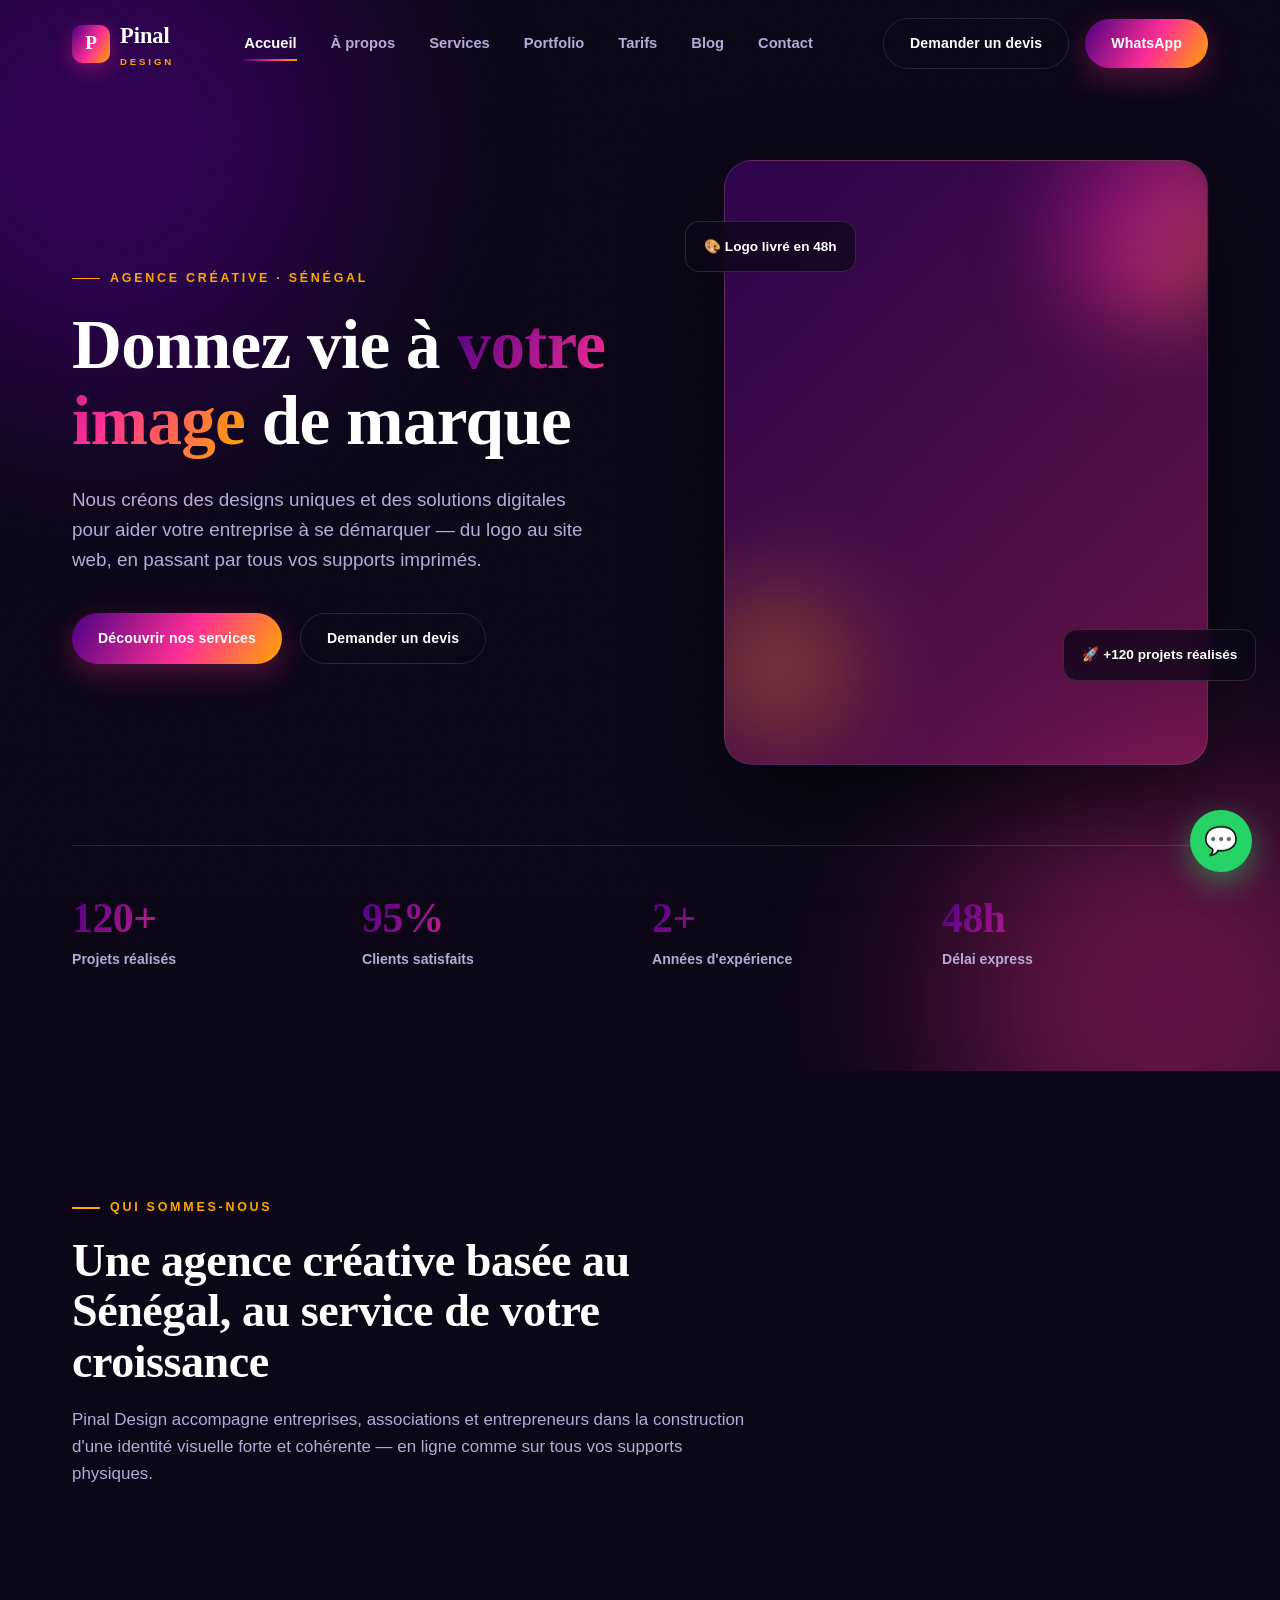
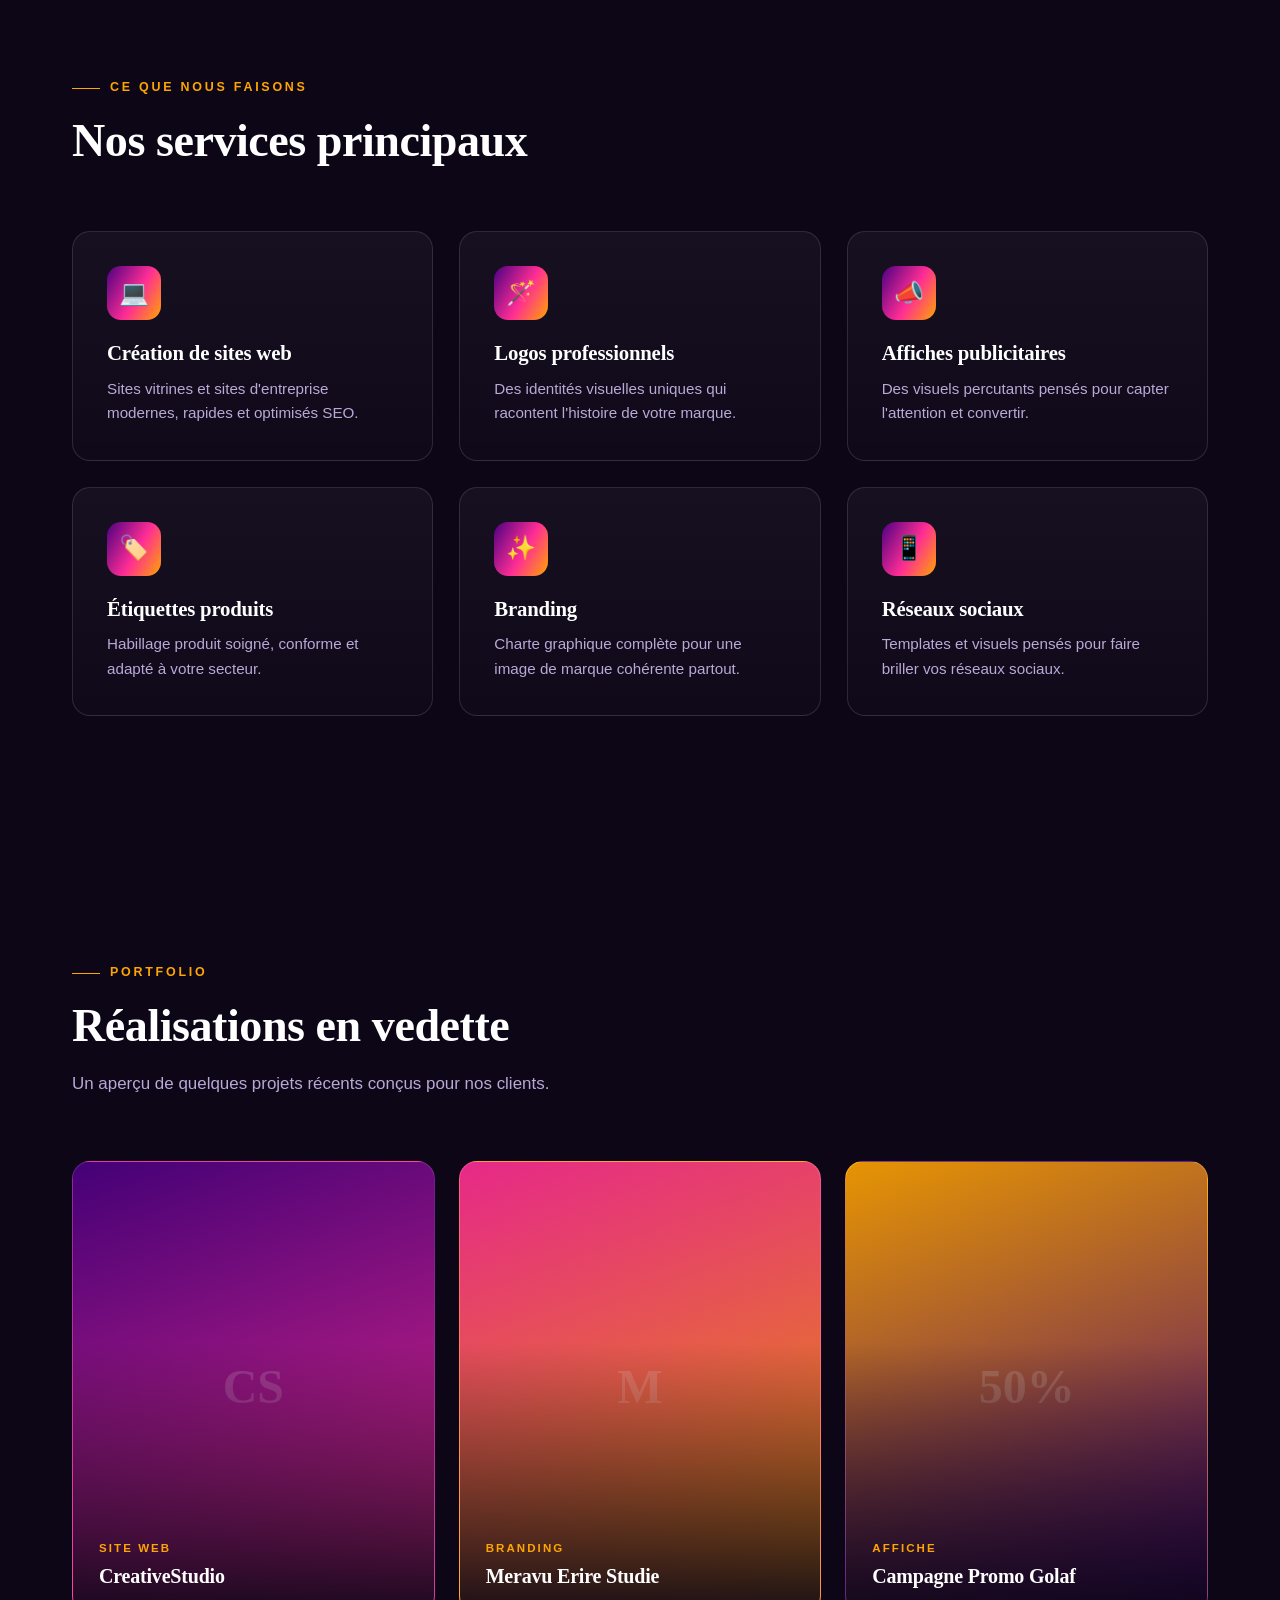
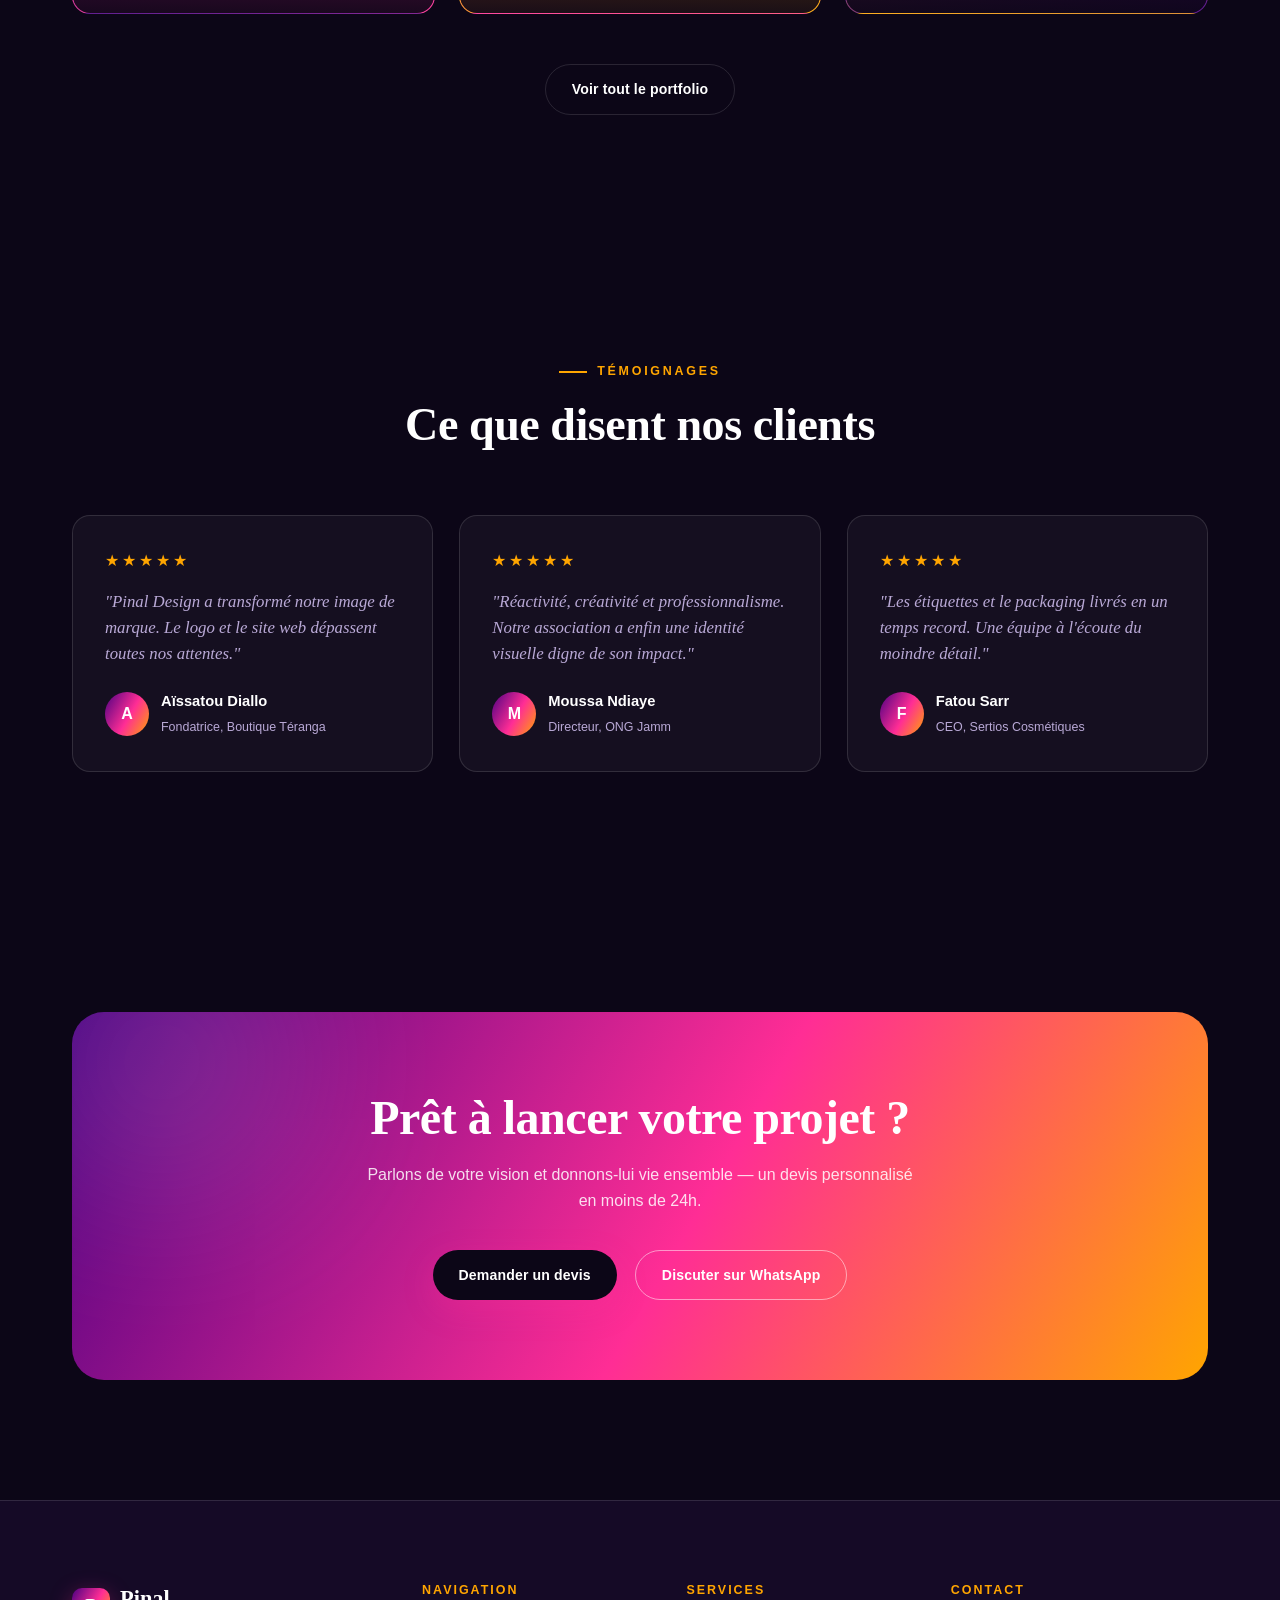
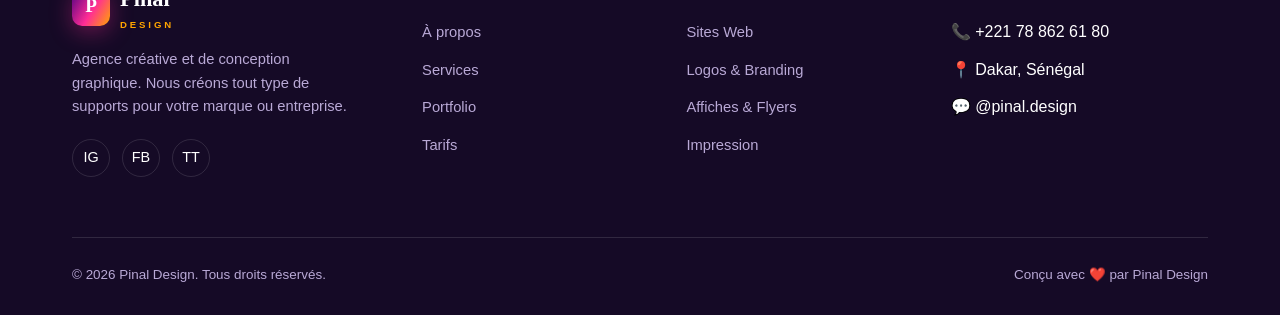
<file: index.html>
<!DOCTYPE html>
<html lang="fr">
<head>
<meta charset="UTF-8">
<meta name="viewport" content="width=device-width, initial-scale=1.0">
<title>Pinal Design — Agence Créative & Conception Graphique au Sénégal</title>
<meta name="description" content="Pinal Design est une agence créative sénégalaise spécialisée en branding, logos, sites web, affiches et supports imprimés. Donnez vie à votre image de marque.">
<link rel="icon" href="data:image/svg+xml,<svg xmlns=%22http://www.w3.org/2000/svg%22 viewBox=%220 0 100 100%22><text y=%22.9em%22 font-size=%2290%22>🎨</text></svg>">
  <style>
:root{
  --violet: #4B0082;
  --violet-deep: #2c0050;
  --violet-bright: #7c1fd1;
  --pink: #FF2D95;
  --orange: #FFA500;
  --white: #FFFFFF;
  --ink: #0c0617;
  --ink-soft: #150a26;
  --paper: #f8f3ee;
  --muted: #b9a9d6;
  --line: rgba(255,255,255,0.12);

  --grad-main: linear-gradient(120deg, var(--violet) 0%, var(--pink) 55%, var(--orange) 100%);
  --grad-soft: linear-gradient(135deg, rgba(75,0,130,0.5), rgba(255,45,149,0.35));

  --font-display: 'Fraunces', serif;
  --font-body: 'Manrope', sans-serif;

  --container: 1200px;
  --radius: 18px;
}

*,*::before,*::after{ box-sizing:border-box; margin:0; padding:0; }

html{ scroll-behavior:smooth; }

body{
  background: var(--ink);
  color: var(--white);
  font-family: var(--font-body);
  font-weight:400;
  line-height:1.6;
  overflow-x:hidden;
  position:relative;
}

/* grain texture overlay */
body::before{
  content:"";
  position:fixed;
  inset:0;
  pointer-events:none;
  z-index:2;
  opacity:0.045;
  background-image:url("data:image/svg+xml,%3Csvg xmlns='http://www.w3.org/2000/svg' width='160' height='160'%3E%3Cfilter id='n'%3E%3CfeTurbulence type='fractalNoise' baseFrequency='0.9' numOctaves='2' stitchTiles='stitch'/%3E%3C/filter%3E%3Crect width='100%25' height='100%25' filter='url(%23n)'/%3E%3C/svg%3E");
  mix-blend-mode:overlay;
}

img{ max-width:100%; display:block; }
a{ color:inherit; text-decoration:none; }
ul{ list-style:none; }
button{ font-family:inherit; cursor:pointer; border:none; background:none; color:inherit; }
 .container{
  max-width: var(--container);
  margin:0 auto;
  padding: 0 32px;
}

h1,h2,h3,h4{
  font-family: var(--font-display);
  font-weight:600;
  letter-spacing:-0.01em;
  line-height:1.1;
}

.eyebrow{
  display:inline-flex;
  align-items:center;
  gap:10px;
  font-size:0.78rem;
  letter-spacing:0.22em;
  text-transform:uppercase;
  color: var(--orange);
  font-weight:700;
  margin-bottom:18px;
}
.eyebrow::before{
  content:"";
  width:28px; height:1.5px;
  background: var(--orange);
}

/* ============ BACKDROP BLOBS ============ */
.blob{
  position:absolute;
  border-radius:50%;
  filter: blur(90px);
  opacity:0.55;
  pointer-events:none;
  z-index:0;
}

/* ============ NAVBAR ============ */
.navbar{
  position:fixed;
  top:0; left:0; right:0;
  z-index:100;
  padding:18px 0;
  transition: all .35s ease;
  background: rgba(12,6,23,0.0);
  border-bottom: 1px solid transparent;
}
.navbar.scrolled{
  background: rgba(12,6,23,0.82);
  backdrop-filter: blur(16px) saturate(140%);
  border-bottom: 1px solid var(--line);
  padding:12px 0;
}
.nav-inner{
  display:flex;
  align-items:center;
  justify-content:space-between;
  gap:24px;
}
.brand{
  display:flex;
  align-items:center;
  gap:10px;
  font-family: var(--font-display);
  font-weight:700;
  font-size:1.4rem;
}
.brand .mark{
  width:38px; height:38px;
  border-radius:10px;
  background: var(--grad-main);
  display:flex; align-items:center; justify-content:center;
  font-family: var(--font-display);
  font-weight:900;
  font-size:1.2rem;
  box-shadow: 0 6px 22px rgba(255,45,149,0.35);
}
.brand .sub{
  font-family: var(--font-body);
  font-size:0.6rem;
  letter-spacing:0.3em;
  color: var(--orange);
  display:block;
  font-weight:700;
}

.nav-links{
  display:flex;
  align-items:center;
  gap:34px;
  font-size:0.92rem;
  font-weight:600;
}
.nav-links a{
  position:relative;
  padding:6px 0;
  color: var(--muted);
  transition: color .25s ease;
}
.nav-links a:hover, .nav-links a.active{ color: var(--white); }
.nav-links a::after{
  content:"";
  position:absolute; left:0; bottom:0;
  width:0; height:2px;
  background: var(--grad-main);
  transition: width .3s ease;
}
.nav-links a:hover::after, .nav-links a.active::after{ width:100%; }

.nav-cta{
  display:flex; align-items:center; gap:16px;
}
.btn{
  display:inline-flex;
  align-items:center;
  justify-content:center;
  gap:8px;
  padding:13px 26px;
  border-radius:50px;
  font-weight:700;
  font-size:0.88rem;
  letter-spacing:0.01em;
  transition: transform .25s ease, box-shadow .25s ease, background .25s ease;
  white-space:nowrap;
}
.btn-primary{
  background: var(--grad-main);
  color: var(--white);
  box-shadow: 0 10px 30px rgba(255,45,149,0.28);
}
.btn-primary:hover{ transform: translateY(-3px); box-shadow: 0 16px 36px rgba(255,45,149,0.42); }
.btn-outline{
  border:1.5px solid var(--line);
  color: var(--white);
}
.btn-outline:hover{ border-color: var(--orange); background: rgba(255,165,0,0.08); }
.btn-block{ width:100%; }

.nav-toggle{
  display:none;
  flex-direction:column;
  gap:5px;
  width:30px;
}
.nav-toggle span{
  height:2px; width:100%;
  background: var(--white);
  border-radius:2px;
  transition: all .3s ease;
}

/* ============ MOBILE NAV ============ */
.mobile-menu{
  position:fixed;
  inset:0;
  background: var(--ink-soft);
  z-index:99;
  display:flex;
  flex-direction:column;
  align-items:center;
  justify-content:center;
  gap:30px;
  transform: translateY(-100%);
  transition: transform .4s cubic-bezier(.7,0,.3,1);
}
.mobile-menu.open{ transform: translateY(0); }
.mobile-menu a{
  font-family: var(--font-display);
  font-size:2rem;
  font-weight:600;
}
.mobile-menu .close-btn{
  position:absolute; top:24px; right:32px;
  font-size:2rem;
}

/* ============ HERO ============ */
.hero{
  position:relative;
  min-height:100vh;
  display:flex;
  align-items:center;
  padding: 160px 0 100px;
  overflow:hidden;
}
.hero-grid{
  display:grid;
  grid-template-columns: 1.1fr 0.9fr;
  gap:60px;
  align-items:center;
  position:relative;
  z-index:1;
}
.hero h1{
  font-size: clamp(2.8rem, 5.4vw, 5rem);
  margin-bottom:26px;
}
.hero h1 .grad-text{
  background: var(--grad-main);
  -webkit-background-clip:text;
  background-clip:text;
  color:transparent;
}
.hero p.lead{
  font-size:1.18rem;
  color: var(--muted);
  max-width:520px;
  margin-bottom:38px;
}
.hero-actions{ display:flex; gap:18px; flex-wrap:wrap; }

.hero-visual{
  position:relative;
  display:flex;
  align-items:center;
  justify-content:center;
}
.hero-card{
  position:relative;
  width:100%;
  aspect-ratio: 4/5;
  border-radius:28px;
  background: var(--grad-soft);
  border:1px solid var(--line);
  overflow:hidden;
  box-shadow: 0 40px 90px rgba(0,0,0,0.5);
}
.hero-card .shape{
  position:absolute;
  border-radius:50%;
}
.float-chip{
  position:absolute;
  background: rgba(12,6,23,0.75);
  backdrop-filter: blur(10px);
  border:1px solid var(--line);
  border-radius:14px;
  padding:14px 18px;
  font-size:0.85rem;
  font-weight:700;
  display:flex;
  align-items:center;
  gap:10px;
  animation: floaty 5s ease-in-out infinite;
}
@keyframes floaty{
  0%,100%{ transform:translateY(0); }
  50%{ transform:translateY(-14px); }
}

.stats-bar{
  display:grid;
  grid-template-columns:repeat(4,1fr);
  gap:24px;
  margin-top:80px;
  padding-top:50px;
  border-top:1px solid var(--line);
  position:relative; z-index:1;
}
.stat h3{
  font-size:2.6rem;
  background: var(--grad-main);
  -webkit-background-clip:text; background-clip:text; color:transparent;
  margin-bottom:6px;
}
.stat p{ color:var(--muted); font-size:0.88rem; font-weight:600; }

/* ============ SECTION GENERIC ============ */
section{ position:relative; padding:120px 0; }
.section-head{
  max-width:680px;
  margin-bottom:64px;
}
.section-head.center{ margin-left:auto; margin-right:auto; text-align:center; }
.section-head h2{ font-size: clamp(2rem,3.6vw,3rem); margin-bottom:18px; }
.section-head p{ color:var(--muted); font-size:1.06rem; }

/* ============ CARDS ============ */
.card{
  background: linear-gradient(180deg, rgba(255,255,255,0.045), rgba(255,255,255,0.015));
  border:1px solid var(--line);
  border-radius: var(--radius);
  padding:34px;
  transition: transform .35s ease, border-color .35s ease, background .35s ease;
  position:relative;
  overflow:hidden;
}
.card:hover{
  transform: translateY(-8px);
  border-color: rgba(255,165,0,0.4);
}
.card-icon{
  width:54px; height:54px;
  border-radius:14px;
  display:flex; align-items:center; justify-content:center;
  font-size:1.5rem;
  margin-bottom:22px;
  background: var(--grad-main);
}
.card h3{ font-size:1.3rem; margin-bottom:12px; }
.card p{ color:var(--muted); font-size:0.95rem; }

.services-grid{
  display:grid;
  grid-template-columns:repeat(3,1fr);
  gap:26px;
}

/* ============ PORTFOLIO PREVIEW ============ */
.work-grid{
  display:grid;
  grid-template-columns:repeat(3,1fr);
  gap:24px;
}
.work-item{
  position:relative;
  border-radius:var(--radius);
  overflow:hidden;
  aspect-ratio:4/5;
  border:1px solid var(--line);
}
.work-item .ph{
  position:absolute; inset:0;
  display:flex; align-items:center; justify-content:center;
  font-family:var(--font-display);
  font-size:3rem; font-weight:700;
  color:rgba(255,255,255,0.18);
}
.work-overlay{
  position:absolute; inset:0;
  background: linear-gradient(0deg, rgba(12,6,23,0.94) 0%, rgba(12,6,23,0.1) 60%);
  display:flex; flex-direction:column; justify-content:flex-end;
  padding:26px;
  opacity:1;
  transform:translateY(0);
  transition: transform .4s ease;
}
.work-item:hover .work-overlay{ transform:translateY(0); }
.work-overlay span{
  font-size:0.72rem; letter-spacing:0.18em; text-transform:uppercase;
  color: var(--orange); font-weight:700; margin-bottom:8px;
}
.work-overlay h4{ font-family:var(--font-display); font-size:1.25rem; }

/* ============ TESTIMONIALS ============ */
.testi-grid{
  display:grid;
  grid-template-columns:repeat(3,1fr);
  gap:26px;
}
.testi-card{
  background: rgba(255,255,255,0.04);
  border:1px solid var(--line);
  border-radius:var(--radius);
  padding:32px;
}
.testi-stars{ color:var(--orange); margin-bottom:16px; letter-spacing:3px; }
.testi-card p{ color:var(--muted); font-style:italic; margin-bottom:22px; font-family:var(--font-display); font-size:1.05rem; line-height:1.55;}
.testi-person{ display:flex; align-items:center; gap:12px; }
.testi-avatar{
  width:44px; height:44px; border-radius:50%;
  background: var(--grad-main);
  display:flex; align-items:center; justify-content:center;
  font-weight:700;
}
.testi-person h5{ font-size:0.92rem; }
.testi-person span{ font-size:0.78rem; color:var(--muted); }

/* ============ CTA BAND ============ */
.cta-band{
  border-radius:32px;
  background: var(--grad-main);
  padding:80px 60px;
  text-align:center;
  position:relative;
  overflow:hidden;
}
.cta-band h2{ font-size:clamp(2rem,4vw,3rem); margin-bottom:18px; color:var(--white); }
.cta-band p{ color:rgba(255,255,255,0.85); margin-bottom:36px; max-width:560px; margin-inline:auto; }
.cta-band .btn-primary{ background: var(--ink); }
.cta-band .btn-outline{ border-color: rgba(255,255,255,0.5); }

/* ============ FOOTER ============ */
footer{
  background: var(--ink-soft);
  border-top:1px solid var(--line);
  padding:80px 0 30px;
  position:relative;
  z-index:1;
}
.footer-grid{
  display:grid;
  grid-template-columns: 1.4fr 1fr 1fr 1.2fr;
  gap:50px;
  margin-bottom:60px;
}
.footer-grid p{ color:var(--muted); font-size:0.92rem; margin-top:16px; max-width:280px; }
.footer-grid h5{
  font-size:0.78rem; letter-spacing:0.16em; text-transform:uppercase;
  color: var(--orange); margin-bottom:18px; font-weight:700;
}
.footer-grid ul li{ margin-bottom:12px; }
.footer-grid ul a{ color:var(--muted); font-size:0.92rem; transition:color .2s; }
.footer-grid ul a:hover{ color:var(--white); }
.social-row{ display:flex; gap:12px; margin-top:20px; }
.social-row a{
  width:38px; height:38px; border-radius:50%;
  border:1px solid var(--line);
  display:flex; align-items:center; justify-content:center;
  font-size:0.9rem;
  transition: all .25s;
}
.social-row a:hover{ background: var(--grad-main); border-color:transparent; }
.footer-bottom{
  border-top:1px solid var(--line);
  padding-top:26px;
  display:flex;
  justify-content:space-between;
  align-items:center;
  font-size:0.84rem;
  color:var(--muted);
  flex-wrap:wrap;
  gap:12px;
}

/* ============ WHATSAPP FLOAT ============ */
.wa-float{
  position:fixed;
  bottom:28px; right:28px;
  z-index:200;
  width:62px; height:62px;
  border-radius:50%;
  background:#25D366;
  display:flex; align-items:center; justify-content:center;
  font-size:1.7rem;
  box-shadow:0 10px 30px rgba(37,211,102,0.5);
  animation: pulse-wa 2.4s ease-in-out infinite;
}
@keyframes pulse-wa{
  0%,100%{ box-shadow:0 10px 30px rgba(37,211,102,0.5); }
  50%{ box-shadow:0 10px 30px rgba(37,211,102,0.85), 0 0 0 10px rgba(37,211,102,0.08); }
}

/* ============ PAGE HEADER (inner pages) ============ */
.page-header{
  position:relative;
  padding:170px 0 90px;
  overflow:hidden;
}
.page-header h1{ font-size:clamp(2.4rem,5vw,4rem); margin-bottom:18px; }
.breadcrumb{ color:var(--muted); font-size:0.9rem; font-weight:600; }
.breadcrumb span{ color:var(--orange); }

/* ============ REVEAL ANIM ============ */
.reveal{ opacity:0; transform: translateY(34px); transition: opacity .8s ease, transform .8s ease; }
.reveal.in{ opacity:1; transform:translateY(0); }

/* ============ FORM ============ */
.form-grid{
  display:grid;
  grid-template-columns:1fr 1fr;
  gap:20px;
}
.field{ display:flex; flex-direction:column; gap:8px; }
.field.full{ grid-column: 1/-1; }
.field label{ font-size:0.84rem; font-weight:700; color:var(--muted); }
.field input, .field select, .field textarea{
  background: rgba(255,255,255,0.04);
  border:1px solid var(--line);
  border-radius:12px;
  padding:14px 16px;
  color:var(--white);
  font-family:inherit;
  font-size:0.95rem;
  transition: border-color .25s;
}
.field input:focus, .field select:focus, .field textarea:focus{
  outline:none; border-color: var(--orange);
}
.field textarea{ resize:vertical; min-height:120px; }

/* ============ MISC UTILS ============ */
.grad-divider{ height:2px; background:var(--grad-main); border:none; border-radius:2px; }
.tag-pill{
  display:inline-block;
  padding:8px 18px;
  border-radius:50px;
  font-size:0.78rem;
  font-weight:700;
  border:1px solid var(--line);
  background: rgba(255,255,255,0.04);
  transition: all .25s;
}
.tag-pill.active, .tag-pill:hover{
  background: var(--grad-main);
  border-color:transparent;
}

/* ============ RESPONSIVE ============ */
@media (max-width: 980px){
  .nav-links, .nav-cta .btn-outline{ display:none; }
  .nav-toggle{ display:flex; }
  .hero-grid{ grid-template-columns:1fr; }
  .hero-visual{ order:-1; max-width:340px; margin:0 auto; }
  .stats-bar{ grid-template-columns:repeat(2,1fr); }
  .services-grid, .work-grid, .testi-grid{ grid-template-columns:repeat(2,1fr); }
  .footer-grid{ grid-template-columns:1fr 1fr; }
  .form-grid{ grid-template-columns:1fr; }
}
@media (max-width: 620px){
  .container{ padding:0 20px; }
  .services-grid, .work-grid, .testi-grid{ grid-template-columns:1fr; }
  .footer-grid{ grid-template-columns:1fr; }
  .stats-bar{ grid-template-columns:repeat(2,1fr); gap:30px 16px; }
  .cta-band{ padding:50px 26px; }
}
  </style>
<body>

<!-- NAVBAR -->
<header class="navbar">
  <div class="container nav-inner">
    <a href="index.html" class="brand">
      <span class="mark">P</span>
      <span>Pinal<span class="sub">DESIGN</span></span>
    </a>
    <nav class="nav-links">
      <a href="index.html" class="active">Accueil</a>
      <a href="about.html">À propos</a>
      <a href="services.html">Services</a>
      <a href="portfolio.html">Portfolio</a>
      <a href="pricing.html">Tarifs</a>
      <a href="blog.html">Blog</a>
      <a href="contact.html">Contact</a>
    </nav>
    <div class="nav-cta">
      <a href="contact.html" class="btn btn-outline">Demander un devis</a>
      <a href="https://wa.me/221788626180" class="btn btn-primary">WhatsApp</a>
    </div>
    <button class="nav-toggle" aria-label="Menu"><span></span><span></span><span></span></button>
  </div>
</header>

<div class="mobile-menu">
  <button class="close-btn">✕</button>
  <a href="index.html">Accueil</a>
  <a href="about.html">À propos</a>
  <a href="services.html">Services</a>
  <a href="portfolio.html">Portfolio</a>
  <a href="pricing.html">Tarifs</a>
  <a href="blog.html">Blog</a>
  <a href="contact.html">Contact</a>
</div>

<!-- HERO -->
<section class="hero">
  <div class="blob" style="width:520px;height:520px;background:var(--violet);top:-120px;left:-160px;"></div>
  <div class="blob" style="width:460px;height:460px;background:var(--pink);bottom:-160px;right:-120px;opacity:0.35;"></div>
  <div class="container">
    <div class="hero-grid">
      <div class="reveal in">
        <div class="eyebrow">Agence créative · Sénégal</div>
        <h1>Donnez vie à <span class="grad-text">votre image</span> de marque</h1>
        <p class="lead">Nous créons des designs uniques et des solutions digitales pour aider votre entreprise à se démarquer — du logo au site web, en passant par tous vos supports imprimés.</p>
        <div class="hero-actions">
          <a href="services.html" class="btn btn-primary">Découvrir nos services</a>
          <a href="contact.html" class="btn btn-outline">Demander un devis</a>
        </div>
      </div>
      <div class="hero-visual reveal in">
        <div class="hero-card">
          <div class="shape" style="width:200px;height:200px;background:var(--grad-main);top:-40px;right:-40px;opacity:0.5;filter:blur(40px);"></div>
          <div class="shape" style="width:160px;height:160px;background:var(--orange);bottom:20px;left:-30px;opacity:0.3;filter:blur(50px);"></div>
        </div>
        <div class="float-chip" style="top:10%; left:-8%;">🎨 Logo livré en 48h</div>
        <div class="float-chip" style="bottom:14%; right:-10%; animation-delay:1.2s;">🚀 +120 projets réalisés</div>
      </div>
    </div>

    <div class="stats-bar">
      <div class="stat reveal"><h3>120+</h3><p>Projets réalisés</p></div>
      <div class="stat reveal"><h3>95%</h3><p>Clients satisfaits</p></div>
      <div class="stat reveal"><h3>2+</h3><p>Années d'expérience</p></div>
      <div class="stat reveal"><h3>48h</h3><p>Délai express</p></div>
    </div>
  </div>
</section>

<!-- PRESENTATION RAPIDE -->
<section>
  <div class="container">
    <div class="section-head reveal">
      <div class="eyebrow">Qui sommes-nous</div>
      <h2>Une agence créative basée au Sénégal, au service de votre croissance</h2>
      <p>Pinal Design accompagne entreprises, associations et entrepreneurs dans la construction d'une identité visuelle forte et cohérente — en ligne comme sur tous vos supports physiques.</p>
    </div>
  </div>
</section>

<!-- SERVICES PRINCIPAUX -->
<section style="padding-top:0;">
  <div class="container">
    <div class="section-head reveal">
      <div class="eyebrow">Ce que nous faisons</div>
      <h2>Nos services principaux</h2>
    </div>
    <div class="services-grid">
      <div class="card reveal">
        <div class="card-icon">💻</div>
        <h3>Création de sites web</h3>
        <p>Sites vitrines et sites d'entreprise modernes, rapides et optimisés SEO.</p>
      </div>
      <div class="card reveal">
        <div class="card-icon">🪄</div>
        <h3>Logos professionnels</h3>
        <p>Des identités visuelles uniques qui racontent l'histoire de votre marque.</p>
      </div>
      <div class="card reveal">
        <div class="card-icon">📣</div>
        <h3>Affiches publicitaires</h3>
        <p>Des visuels percutants pensés pour capter l'attention et convertir.</p>
      </div>
      <div class="card reveal">
        <div class="card-icon">🏷️</div>
        <h3>Étiquettes produits</h3>
        <p>Habillage produit soigné, conforme et adapté à votre secteur.</p>
      </div>
      <div class="card reveal">
        <div class="card-icon">✨</div>
        <h3>Branding</h3>
        <p>Charte graphique complète pour une image de marque cohérente partout.</p>
      </div>
      <div class="card reveal">
        <div class="card-icon">📱</div>
        <h3>Réseaux sociaux</h3>
        <p>Templates et visuels pensés pour faire briller vos réseaux sociaux.</p>
      </div>
    </div>
  </div>
</section>

<!-- REALISATIONS -->
<section>
  <div class="container">
    <div class="section-head reveal">
      <div class="eyebrow">Portfolio</div>
      <h2>Réalisations en vedette</h2>
      <p>Un aperçu de quelques projets récents conçus pour nos clients.</p>
    </div>
    <div class="work-grid">
      <div class="work-item reveal" style="background:linear-gradient(160deg,#4B0082,#FF2D95);">
        <div class="ph">CS</div>
        <div class="work-overlay"><span>Site Web</span><h4>CreativeStudio</h4></div>
      </div>
      <div class="work-item reveal" style="background:linear-gradient(160deg,#FF2D95,#FFA500);">
        <div class="ph">M</div>
        <div class="work-overlay"><span>Branding</span><h4>Meravu Erire Studie</h4></div>
      </div>
      <div class="work-item reveal" style="background:linear-gradient(160deg,#FFA500,#4B0082);">
        <div class="ph">50%</div>
        <div class="work-overlay"><span>Affiche</span><h4>Campagne Promo Golaf</h4></div>
      </div>
    </div>
    <div style="text-align:center; margin-top:50px;">
      <a href="portfolio.html" class="btn btn-outline">Voir tout le portfolio</a>
    </div>
  </div>
</section>

<!-- TESTIMONIALS -->
<section>
  <div class="container">
    <div class="section-head center reveal" style="margin-left:auto;margin-right:auto;">
      <div class="eyebrow">Témoignages</div>
      <h2>Ce que disent nos clients</h2>
    </div>
    <div class="testi-grid">
      <div class="testi-card reveal">
        <div class="testi-stars">★★★★★</div>
        <p>"Pinal Design a transformé notre image de marque. Le logo et le site web dépassent toutes nos attentes."</p>
        <div class="testi-person">
          <div class="testi-avatar">A</div>
          <div><h5>Aïssatou Diallo</h5><span>Fondatrice, Boutique Téranga</span></div>
        </div>
      </div>
      <div class="testi-card reveal">
        <div class="testi-stars">★★★★★</div>
        <p>"Réactivité, créativité et professionnalisme. Notre association a enfin une identité visuelle digne de son impact."</p>
        <div class="testi-person">
          <div class="testi-avatar">M</div>
          <div><h5>Moussa Ndiaye</h5><span>Directeur, ONG Jamm</span></div>
        </div>
      </div>
      <div class="testi-card reveal">
        <div class="testi-stars">★★★★★</div>
        <p>"Les étiquettes et le packaging livrés en un temps record. Une équipe à l'écoute du moindre détail."</p>
        <div class="testi-person">
          <div class="testi-avatar">F</div>
          <div><h5>Fatou Sarr</h5><span>CEO, Sertios Cosmétiques</span></div>
        </div>
      </div>
    </div>
  </div>
</section>

<!-- CTA -->
<section>
  <div class="container">
    <div class="cta-band reveal">
      <div class="blob" style="width:300px;height:300px;background:#fff;top:-100px;left:-60px;opacity:0.12;"></div>
      <h2>Prêt à lancer votre projet ?</h2>
      <p>Parlons de votre vision et donnons-lui vie ensemble — un devis personnalisé en moins de 24h.</p>
      <div class="hero-actions" style="justify-content:center;">
        <a href="contact.html" class="btn btn-primary">Demander un devis</a>
        <a href="https://wa.me/221788626180" class="btn btn-outline">Discuter sur WhatsApp</a>
      </div>
    </div>
  </div>
</section>

<!-- FOOTER -->
<footer>
  <div class="container">
    <div class="footer-grid">
      <div>
        <a href="index.html" class="brand"><span class="mark">P</span><span>Pinal<span class="sub">DESIGN</span></span></a>
        <p>Agence créative et de conception graphique. Nous créons tout type de supports pour votre marque ou entreprise.</p>
        <div class="social-row">
          <a href="#" aria-label="Instagram">IG</a>
          <a href="#" aria-label="Facebook">FB</a>
          <a href="#" aria-label="TikTok">TT</a>
        </div>
      </div>
      <div>
        <h5>Navigation</h5>
        <ul>
          <li><a href="about.html">À propos</a></li>
          <li><a href="services.html">Services</a></li>
          <li><a href="portfolio.html">Portfolio</a></li>
          <li><a href="pricing.html">Tarifs</a></li>
        </ul>
      </div>
      <div>
        <h5>Services</h5>
        <ul>
          <li><a href="services.html">Sites Web</a></li>
          <li><a href="services.html">Logos & Branding</a></li>
          <li><a href="services.html">Affiches & Flyers</a></li>
          <li><a href="services.html">Impression</a></li>
        </ul>
      </div>
      <div>
        <h5>Contact</h5>
        <ul>
          <li>📞 +221 78 862 61 80</li>
          <li>📍 Dakar, Sénégal</li>
          <li>💬 @pinal.design</li>
        </ul>
      </div>
    </div>
    <div class="footer-bottom">
      <span>© 2026 Pinal Design. Tous droits réservés.</span>
      <span>Conçu avec ❤️ par Pinal Design</span>
    </div>
  </div>
</footer>

<a href="https://wa.me/221788626180" class="wa-float" aria-label="WhatsApp">💬</a>

<script src="script.js"></script>
</body>
</html>
</file>
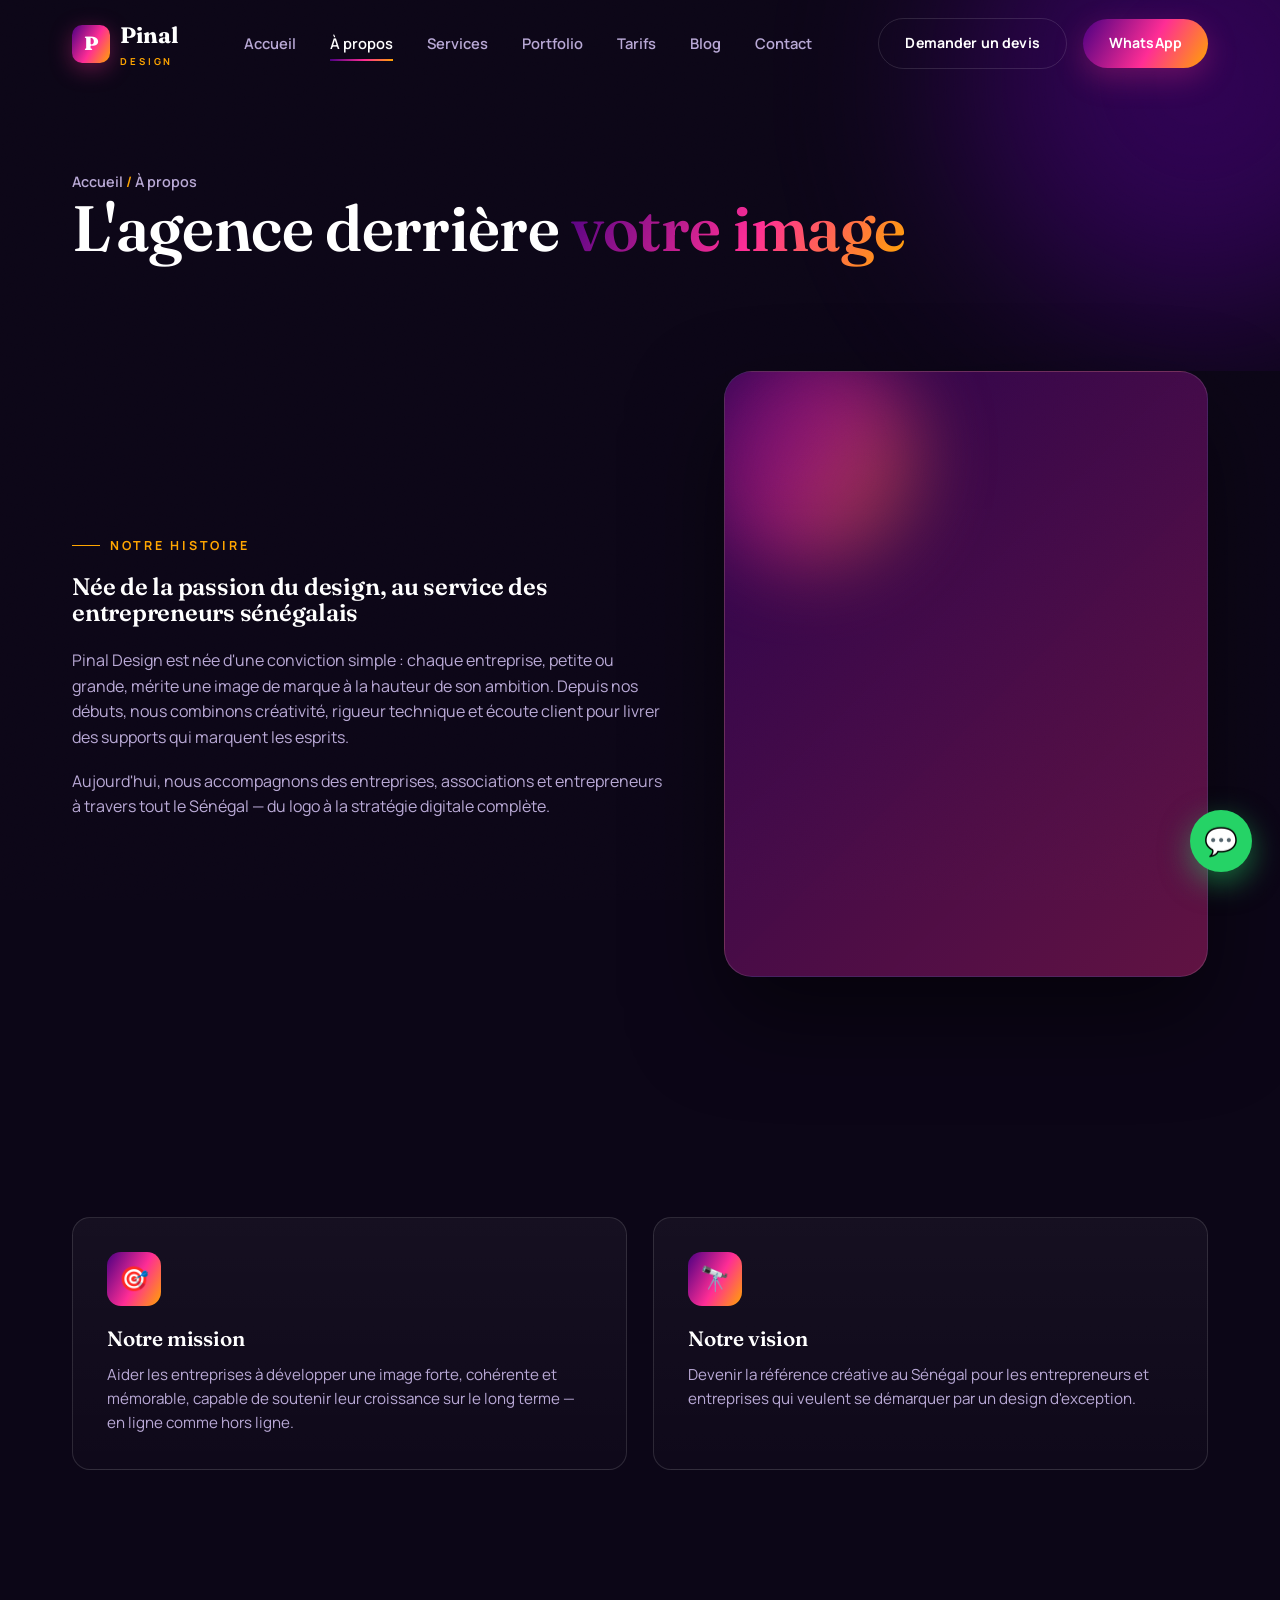
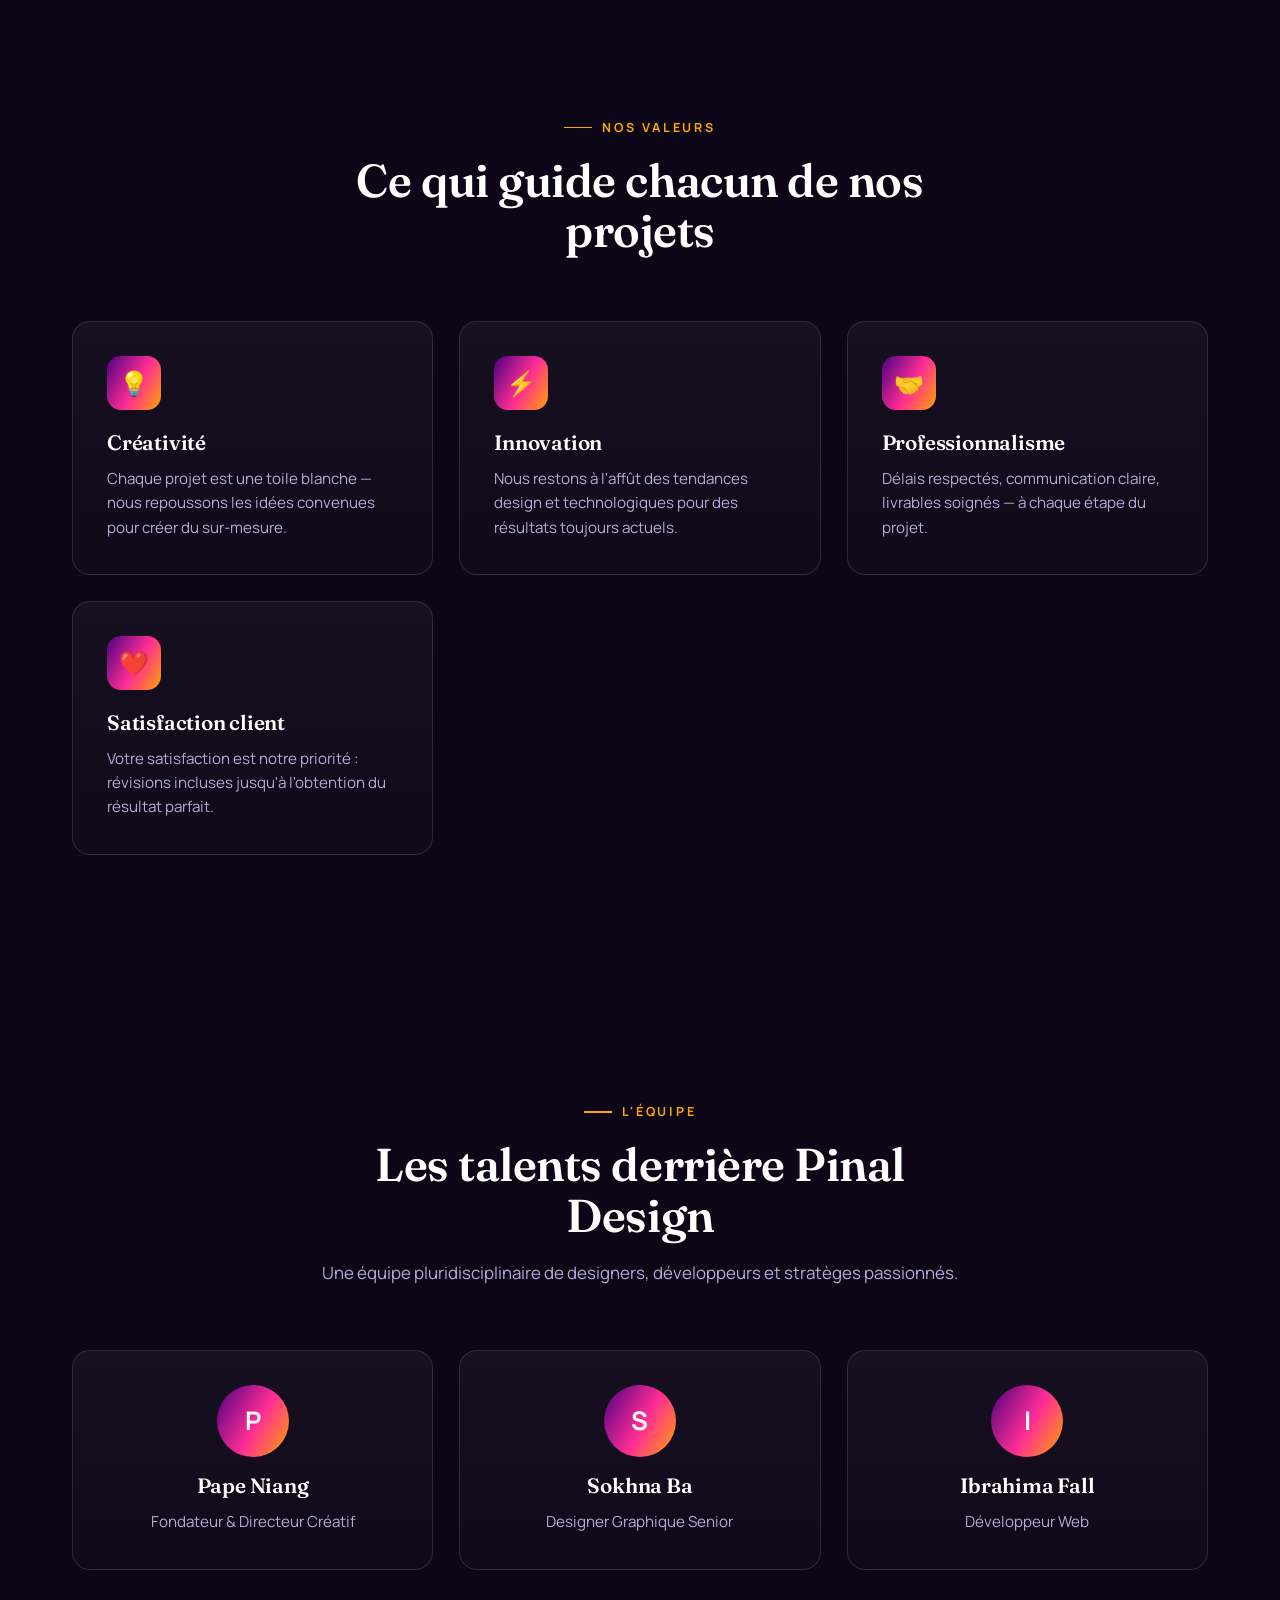
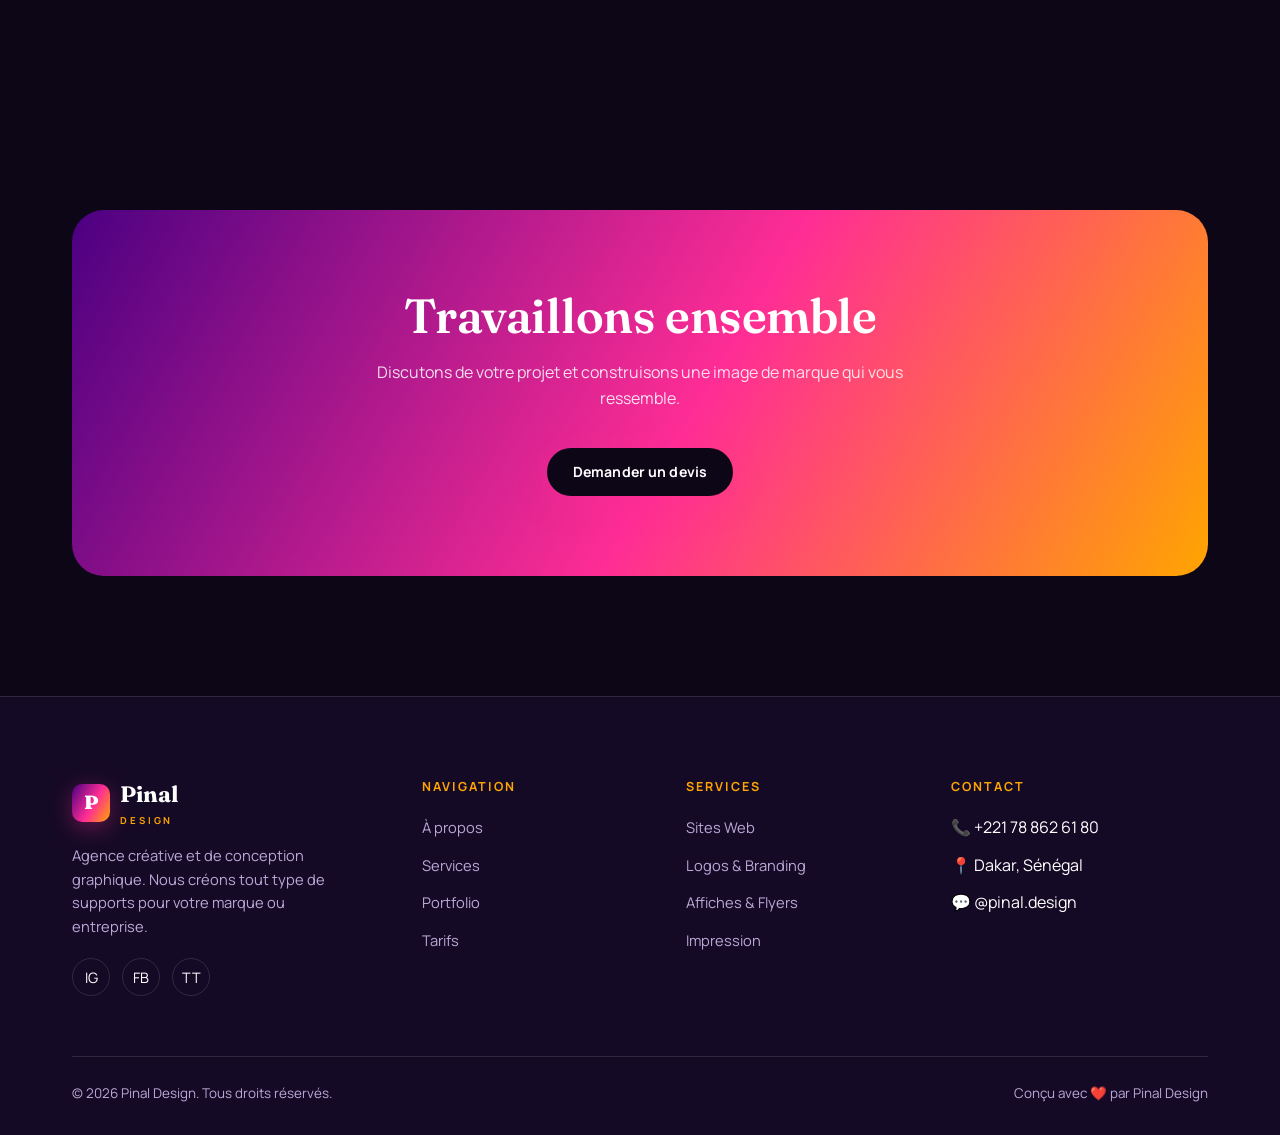
<file: about.html>
<!DOCTYPE html>
<html lang="fr">
<head>
<meta charset="UTF-8">
<meta name="viewport" content="width=device-width, initial-scale=1.0">
<title>À propos — Pinal Design</title>
<meta name="description" content="Découvrez l'histoire, la mission, les valeurs et l'équipe de Pinal Design, agence créative sénégalaise.">
<link rel="stylesheet" href="styles.css">
</head>
<body>

<header class="navbar">
  <div class="container nav-inner">
    <a href="index.html" class="brand"><span class="mark">P</span><span>Pinal<span class="sub">DESIGN</span></span></a>
    <nav class="nav-links">
      <a href="index.html">Accueil</a>
      <a href="about.html" class="active">À propos</a>
      <a href="services.html">Services</a>
      <a href="portfolio.html">Portfolio</a>
      <a href="pricing.html">Tarifs</a>
      <a href="blog.html">Blog</a>
      <a href="contact.html">Contact</a>
    </nav>
    <div class="nav-cta">
      <a href="contact.html" class="btn btn-outline">Demander un devis</a>
      <a href="https://wa.me/221788626180" class="btn btn-primary">WhatsApp</a>
    </div>
    <button class="nav-toggle" aria-label="Menu"><span></span><span></span><span></span></button>
  </div>
</header>

<div class="mobile-menu">
  <button class="close-btn">✕</button>
  <a href="index.html">Accueil</a>
  <a href="about.html">À propos</a>
  <a href="services.html">Services</a>
  <a href="portfolio.html">Portfolio</a>
  <a href="pricing.html">Tarifs</a>
  <a href="blog.html">Blog</a>
  <a href="contact.html">Contact</a>
</div>

<section class="page-header">
  <div class="blob" style="width:480px;height:480px;background:var(--violet);top:-160px;right:-160px;"></div>
  <div class="container">
    <div class="breadcrumb reveal in">Accueil <span>/</span> À propos</div>
    <h1 class="reveal in">L'agence derrière <span class="grad-text" style="background:var(--grad-main);-webkit-background-clip:text;background-clip:text;color:transparent;">votre image</span></h1>
  </div>
</section>

<section style="padding-top:0;">
  <div class="container">
    <div class="hero-grid" style="align-items:center;">
      <div class="reveal">
        <div class="eyebrow">Notre histoire</div>
        <h2 style="margin-bottom:22px;">Née de la passion du design, au service des entrepreneurs sénégalais</h2>
        <p style="color:var(--muted); margin-bottom:18px;">Pinal Design est née d'une conviction simple : chaque entreprise, petite ou grande, mérite une image de marque à la hauteur de son ambition. Depuis nos débuts, nous combinons créativité, rigueur technique et écoute client pour livrer des supports qui marquent les esprits.</p>
        <p style="color:var(--muted);">Aujourd'hui, nous accompagnons des entreprises, associations et entrepreneurs à travers tout le Sénégal — du logo à la stratégie digitale complète.</p>
      </div>
      <div class="hero-visual reveal">
        <div class="hero-card">
          <div class="shape" style="width:220px;height:220px;background:var(--grad-main);top:-30px;left:-30px;opacity:0.5;filter:blur(40px);"></div>
        </div>
      </div>
    </div>
  </div>
</section>

<section>
  <div class="container">
    <div class="services-grid" style="grid-template-columns:1fr 1fr;">
      <div class="card reveal">
        <div class="card-icon">🎯</div>
        <h3>Notre mission</h3>
        <p>Aider les entreprises à développer une image forte, cohérente et mémorable, capable de soutenir leur croissance sur le long terme — en ligne comme hors ligne.</p>
      </div>
      <div class="card reveal">
        <div class="card-icon">🔭</div>
        <h3>Notre vision</h3>
        <p>Devenir la référence créative au Sénégal pour les entrepreneurs et entreprises qui veulent se démarquer par un design d'exception.</p>
      </div>
    </div>
  </div>
</section>

<section>
  <div class="container">
    <div class="section-head center reveal">
      <div class="eyebrow">Nos valeurs</div>
      <h2>Ce qui guide chacun de nos projets</h2>
    </div>
    <div class="services-grid">
      <div class="card reveal"><div class="card-icon">💡</div><h3>Créativité</h3><p>Chaque projet est une toile blanche — nous repoussons les idées convenues pour créer du sur-mesure.</p></div>
      <div class="card reveal"><div class="card-icon">⚡</div><h3>Innovation</h3><p>Nous restons à l'affût des tendances design et technologiques pour des résultats toujours actuels.</p></div>
      <div class="card reveal"><div class="card-icon">🤝</div><h3>Professionnalisme</h3><p>Délais respectés, communication claire, livrables soignés — à chaque étape du projet.</p></div>
      <div class="card reveal"><div class="card-icon">❤️</div><h3>Satisfaction client</h3><p>Votre satisfaction est notre priorité : révisions incluses jusqu'à l'obtention du résultat parfait.</p></div>
    </div>
  </div>
</section>

<section>
  <div class="container">
    <div class="section-head center reveal">
      <div class="eyebrow">L'équipe</div>
      <h2>Les talents derrière Pinal Design</h2>
      <p>Une équipe pluridisciplinaire de designers, développeurs et stratèges passionnés.</p>
    </div>
    <div class="services-grid">
      <div class="card reveal" style="text-align:center;">
        <div class="testi-avatar" style="margin:0 auto 18px; width:72px; height:72px; font-size:1.6rem;">P</div>
        <h3>Pape Niang</h3>
        <p>Fondateur & Directeur Créatif</p>
      </div>
      <div class="card reveal" style="text-align:center;">
        <div class="testi-avatar" style="margin:0 auto 18px; width:72px; height:72px; font-size:1.6rem;">S</div>
        <h3>Sokhna Ba</h3>
        <p>Designer Graphique Senior</p>
      </div>
      <div class="card reveal" style="text-align:center;">
        <div class="testi-avatar" style="margin:0 auto 18px; width:72px; height:72px; font-size:1.6rem;">I</div>
        <h3>Ibrahima Fall</h3>
        <p>Développeur Web</p>
      </div>
    </div>
  </div>
</section>

<section>
  <div class="container">
    <div class="cta-band reveal">
      <h2>Travaillons ensemble</h2>
      <p>Discutons de votre projet et construisons une image de marque qui vous ressemble.</p>
      <div class="hero-actions" style="justify-content:center;">
        <a href="contact.html" class="btn btn-primary">Demander un devis</a>
      </div>
    </div>
  </div>
</section>

<footer>
  <div class="container">
    <div class="footer-grid">
      <div>
        <a href="index.html" class="brand"><span class="mark">P</span><span>Pinal<span class="sub">DESIGN</span></span></a>
        <p>Agence créative et de conception graphique. Nous créons tout type de supports pour votre marque ou entreprise.</p>
        <div class="social-row">
          <a href="#">IG</a><a href="#">FB</a><a href="#">TT</a>
        </div>
      </div>
      <div>
        <h5>Navigation</h5>
        <ul><li><a href="about.html">À propos</a></li><li><a href="services.html">Services</a></li><li><a href="portfolio.html">Portfolio</a></li><li><a href="pricing.html">Tarifs</a></li></ul>
      </div>
      <div>
        <h5>Services</h5>
        <ul><li><a href="services.html">Sites Web</a></li><li><a href="services.html">Logos & Branding</a></li><li><a href="services.html">Affiches & Flyers</a></li><li><a href="services.html">Impression</a></li></ul>
      </div>
      <div>
        <h5>Contact</h5>
        <ul><li>📞 +221 78 862 61 80</li><li>📍 Dakar, Sénégal</li><li>💬 @pinal.design</li></ul>
      </div>
    </div>
    <div class="footer-bottom">
      <span>© 2026 Pinal Design. Tous droits réservés.</span>
      <span>Conçu avec ❤️ par Pinal Design</span>
    </div>
  </div>
</footer>

<a href="https://wa.me/221788626180" class="wa-float" aria-label="WhatsApp">💬</a>
<script src="script.js"></script>
</body>
</html>
</file>
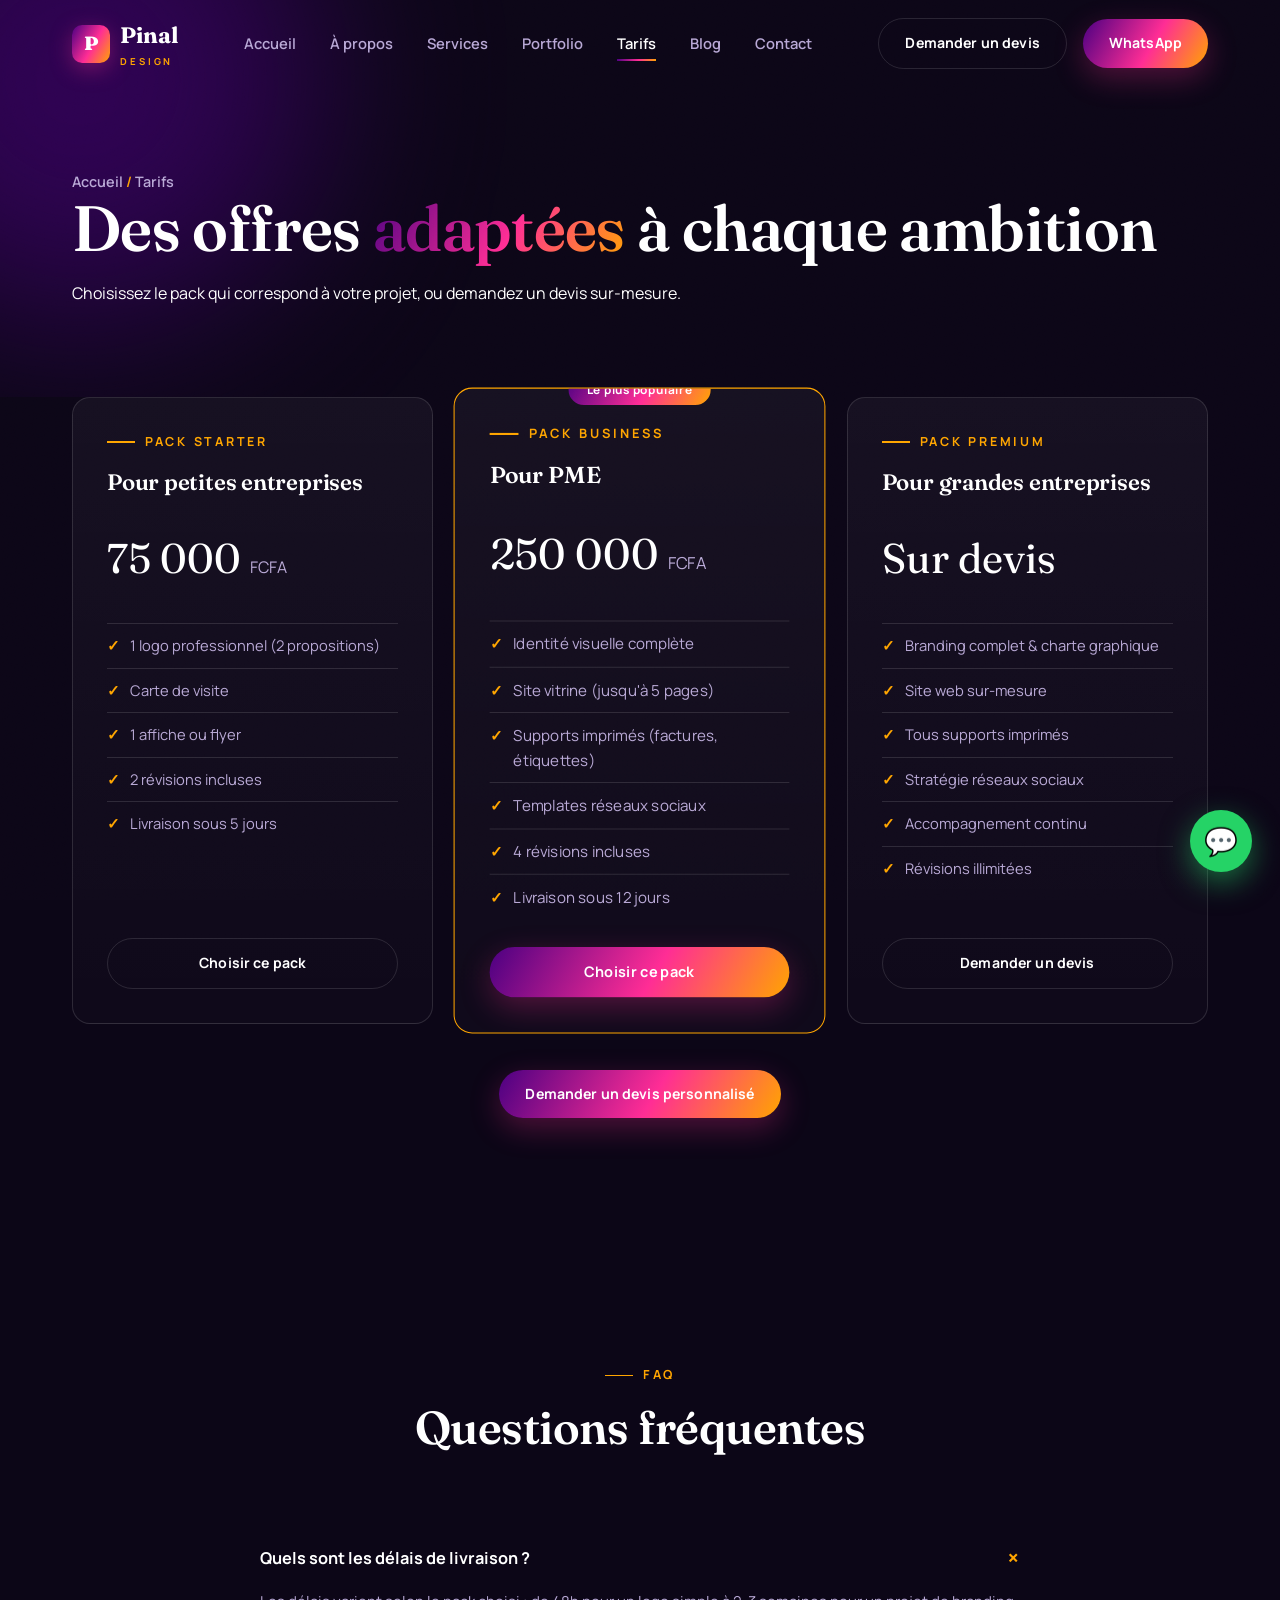
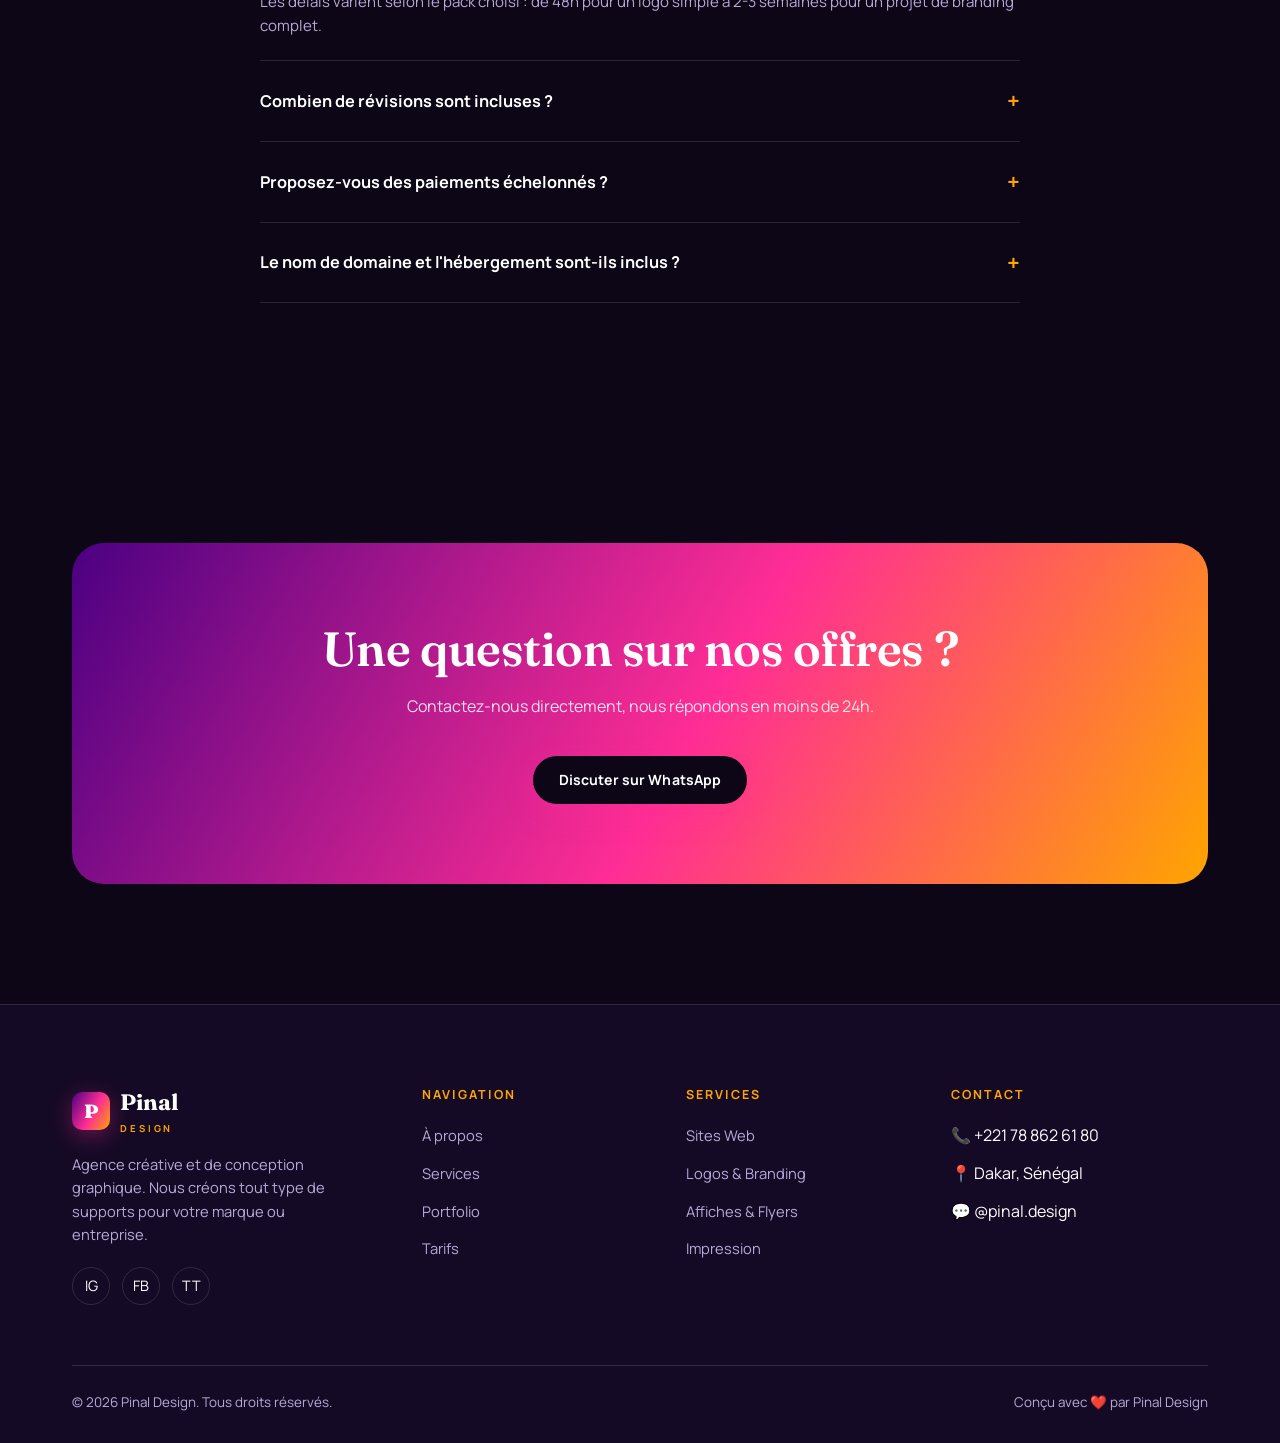
<file: pricing.html>
<!DOCTYPE html>
<html lang="fr">
<head>
<meta charset="UTF-8">
<meta name="viewport" content="width=device-width, initial-scale=1.0">
<title>Tarifs — Pinal Design</title>
<meta name="description" content="Découvrez les packs Starter, Business et Premium de Pinal Design, agence créative au Sénégal.">
<link rel="stylesheet" href="styles.css">
<style>
.pricing-grid{ display:grid; grid-template-columns:repeat(3,1fr); gap:26px; align-items:stretch; }
.price-card{ display:flex; flex-direction:column; }
.price-card.featured{ border-color: var(--orange); position:relative; transform: scale(1.03); }
.price-card.featured::before{ content:"Le plus populaire"; position:absolute; top:-14px; left:50%; transform:translateX(-50%); background:var(--grad-main); padding:6px 18px; border-radius:50px; font-size:0.72rem; font-weight:700; letter-spacing:0.05em; white-space:nowrap; }
.price-card .amount{ font-family:var(--font-display); font-size:2.6rem; margin:18px 0 6px; }
.price-card .amount span{ font-size:1rem; color:var(--muted); font-family:var(--font-body); }
.price-card ul{ margin:26px 0; flex:1; }
.price-card ul li{ padding:10px 0; border-top:1px solid var(--line); font-size:0.92rem; color:var(--muted); display:flex; gap:10px; }
.price-card ul li::before{ content:"✓"; color:var(--orange); font-weight:700; }
.faq-item{ border-bottom:1px solid var(--line); padding:22px 0; cursor:pointer; }
.faq-q{ display:flex; justify-content:space-between; align-items:center; font-weight:700; font-size:1.02rem; }
.faq-q::after{ content:"+"; font-size:1.4rem; color:var(--orange); transition: transform .3s; }
.faq-item.open .faq-q::after{ transform: rotate(45deg); }
.faq-a{ max-height:0; overflow:hidden; transition: max-height .35s ease, padding .35s ease; color:var(--muted); font-size:0.94rem; }
.faq-item.open .faq-a{ max-height:200px; padding-top:14px; }
@media (max-width:980px){ .pricing-grid{ grid-template-columns:1fr; } .price-card.featured{ transform:scale(1); } }
</style>
</head>
<body>

<header class="navbar">
  <div class="container nav-inner">
    <a href="index.html" class="brand"><span class="mark">P</span><span>Pinal<span class="sub">DESIGN</span></span></a>
    <nav class="nav-links">
      <a href="index.html">Accueil</a>
      <a href="about.html">À propos</a>
      <a href="services.html">Services</a>
      <a href="portfolio.html">Portfolio</a>
      <a href="pricing.html" class="active">Tarifs</a>
      <a href="blog.html">Blog</a>
      <a href="contact.html">Contact</a>
    </nav>
    <div class="nav-cta">
      <a href="contact.html" class="btn btn-outline">Demander un devis</a>
      <a href="https://wa.me/221788626180" class="btn btn-primary">WhatsApp</a>
    </div>
    <button class="nav-toggle" aria-label="Menu"><span></span><span></span><span></span></button>
  </div>
</header>

<div class="mobile-menu">
  <button class="close-btn">✕</button>
  <a href="index.html">Accueil</a>
  <a href="about.html">À propos</a>
  <a href="services.html">Services</a>
  <a href="portfolio.html">Portfolio</a>
  <a href="pricing.html">Tarifs</a>
  <a href="blog.html">Blog</a>
  <a href="contact.html">Contact</a>
</div>

<section class="page-header">
  <div class="blob" style="width:480px;height:480px;background:var(--violet);top:-160px;left:-160px;"></div>
  <div class="container">
    <div class="breadcrumb reveal in">Accueil <span>/</span> Tarifs</div>
    <h1 class="reveal in">Des offres <span style="background:var(--grad-main);-webkit-background-clip:text;background-clip:text;color:transparent;">adaptées</span> à chaque ambition</h1>
    <p class="lead reveal in" style="margin-top:14px;">Choisissez le pack qui correspond à votre projet, ou demandez un devis sur-mesure.</p>
  </div>
</section>

<section style="padding-top:0;">
  <div class="container">
    <div class="pricing-grid">
      <div class="card price-card reveal">
        <div class="eyebrow">Pack Starter</div>
        <h3 style="font-size:1.4rem;">Pour petites entreprises</h3>
        <div class="amount">75 000 <span>FCFA</span></div>
        <ul>
          <li>1 logo professionnel (2 propositions)</li>
          <li>Carte de visite</li>
          <li>1 affiche ou flyer</li>
          <li>2 révisions incluses</li>
          <li>Livraison sous 5 jours</li>
        </ul>
        <a href="contact.html" class="btn btn-outline btn-block">Choisir ce pack</a>
      </div>

      <div class="card price-card featured reveal">
        <div class="eyebrow">Pack Business</div>
        <h3 style="font-size:1.4rem;">Pour PME</h3>
        <div class="amount">250 000 <span>FCFA</span></div>
        <ul>
          <li>Identité visuelle complète</li>
          <li>Site vitrine (jusqu'à 5 pages)</li>
          <li>Supports imprimés (factures, étiquettes)</li>
          <li>Templates réseaux sociaux</li>
          <li>4 révisions incluses</li>
          <li>Livraison sous 12 jours</li>
        </ul>
        <a href="contact.html" class="btn btn-primary btn-block">Choisir ce pack</a>
      </div>

      <div class="card price-card reveal">
        <div class="eyebrow">Pack Premium</div>
        <h3 style="font-size:1.4rem;">Pour grandes entreprises</h3>
        <div class="amount">Sur devis</div>
        <ul>
          <li>Branding complet & charte graphique</li>
          <li>Site web sur-mesure</li>
          <li>Tous supports imprimés</li>
          <li>Stratégie réseaux sociaux</li>
          <li>Accompagnement continu</li>
          <li>Révisions illimitées</li>
        </ul>
        <a href="contact.html" class="btn btn-outline btn-block">Demander un devis</a>
      </div>
    </div>

    <div style="text-align:center; margin-top:46px;" class="reveal">
      <a href="contact.html" class="btn btn-primary">Demander un devis personnalisé</a>
    </div>
  </div>
</section>

<section>
  <div class="container">
    <div class="section-head center reveal">
      <div class="eyebrow">FAQ</div>
      <h2>Questions fréquentes</h2>
    </div>
    <div style="max-width:760px; margin:0 auto;" class="reveal">
      <div class="faq-item open">
        <div class="faq-q">Quels sont les délais de livraison ?</div>
        <div class="faq-a">Les délais varient selon le pack choisi : de 48h pour un logo simple à 2-3 semaines pour un projet de branding complet.</div>
      </div>
      <div class="faq-item">
        <div class="faq-q">Combien de révisions sont incluses ?</div>
        <div class="faq-a">Chaque pack inclut un nombre de révisions défini. Des révisions supplémentaires peuvent être ajoutées sur demande.</div>
      </div>
      <div class="faq-item">
        <div class="faq-q">Proposez-vous des paiements échelonnés ?</div>
        <div class="faq-a">Oui, pour les packs Business et Premium, un paiement en deux ou trois fois est possible.</div>
      </div>
      <div class="faq-item">
        <div class="faq-q">Le nom de domaine et l'hébergement sont-ils inclus ?</div>
        <div class="faq-a">Non, mais nous vous accompagnons dans leur acquisition et leur configuration au meilleur prix.</div>
      </div>
    </div>
  </div>
</section>

<section>
  <div class="container">
    <div class="cta-band reveal">
      <h2>Une question sur nos offres ?</h2>
      <p>Contactez-nous directement, nous répondons en moins de 24h.</p>
      <div class="hero-actions" style="justify-content:center;">
        <a href="https://wa.me/221788626180" class="btn btn-primary">Discuter sur WhatsApp</a>
      </div>
    </div>
  </div>
</section>

<footer>
  <div class="container">
    <div class="footer-grid">
      <div>
        <a href="index.html" class="brand"><span class="mark">P</span><span>Pinal<span class="sub">DESIGN</span></span></a>
        <p>Agence créative et de conception graphique. Nous créons tout type de supports pour votre marque ou entreprise.</p>
        <div class="social-row"><a href="#">IG</a><a href="#">FB</a><a href="#">TT</a></div>
      </div>
      <div><h5>Navigation</h5><ul><li><a href="about.html">À propos</a></li><li><a href="services.html">Services</a></li><li><a href="portfolio.html">Portfolio</a></li><li><a href="pricing.html">Tarifs</a></li></ul></div>
      <div><h5>Services</h5><ul><li><a href="services.html">Sites Web</a></li><li><a href="services.html">Logos & Branding</a></li><li><a href="services.html">Affiches & Flyers</a></li><li><a href="services.html">Impression</a></li></ul></div>
      <div><h5>Contact</h5><ul><li>📞 +221 78 862 61 80</li><li>📍 Dakar, Sénégal</li><li>💬 @pinal.design</li></ul></div>
    </div>
    <div class="footer-bottom">
      <span>© 2026 Pinal Design. Tous droits réservés.</span>
      <span>Conçu avec ❤️ par Pinal Design</span>
    </div>
  </div>
</footer>

<a href="https://wa.me/221788626180" class="wa-float" aria-label="WhatsApp">💬</a>
<script src="script.js"></script>
</body>
</html>
</file>
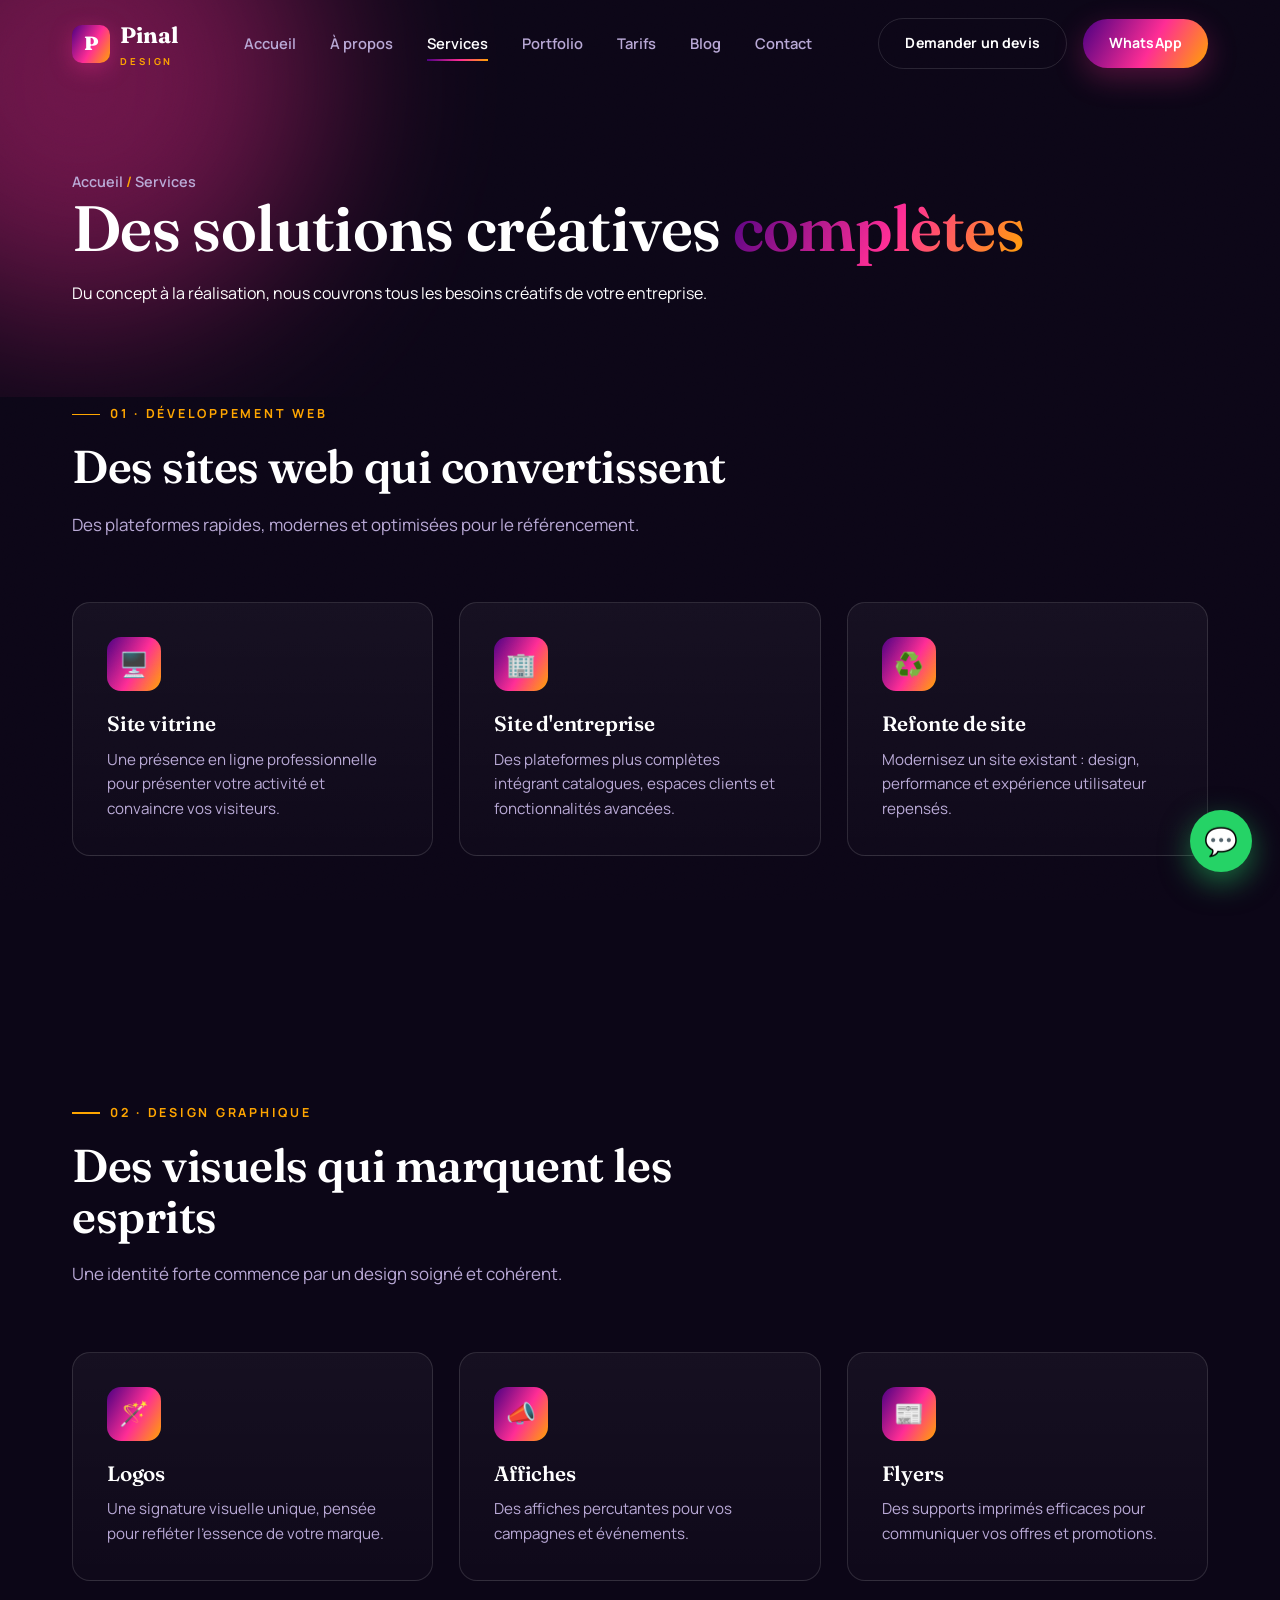
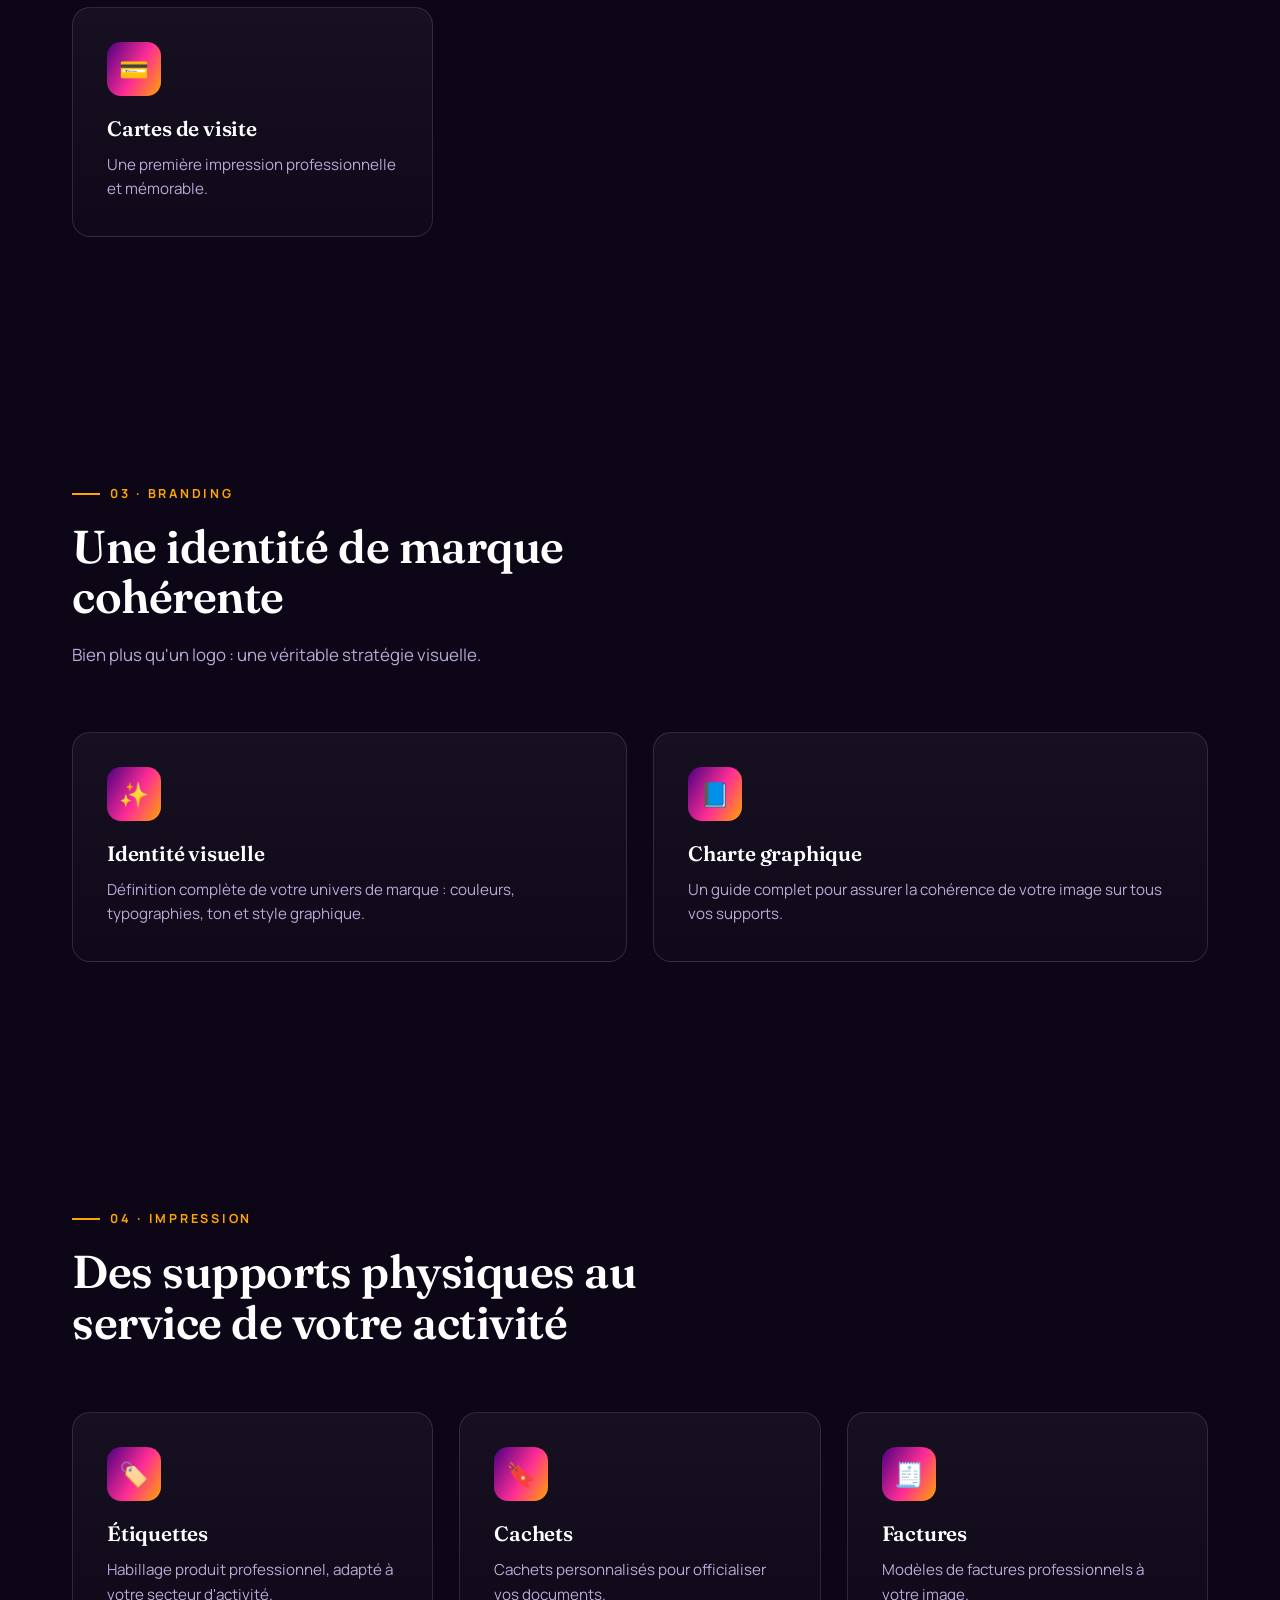
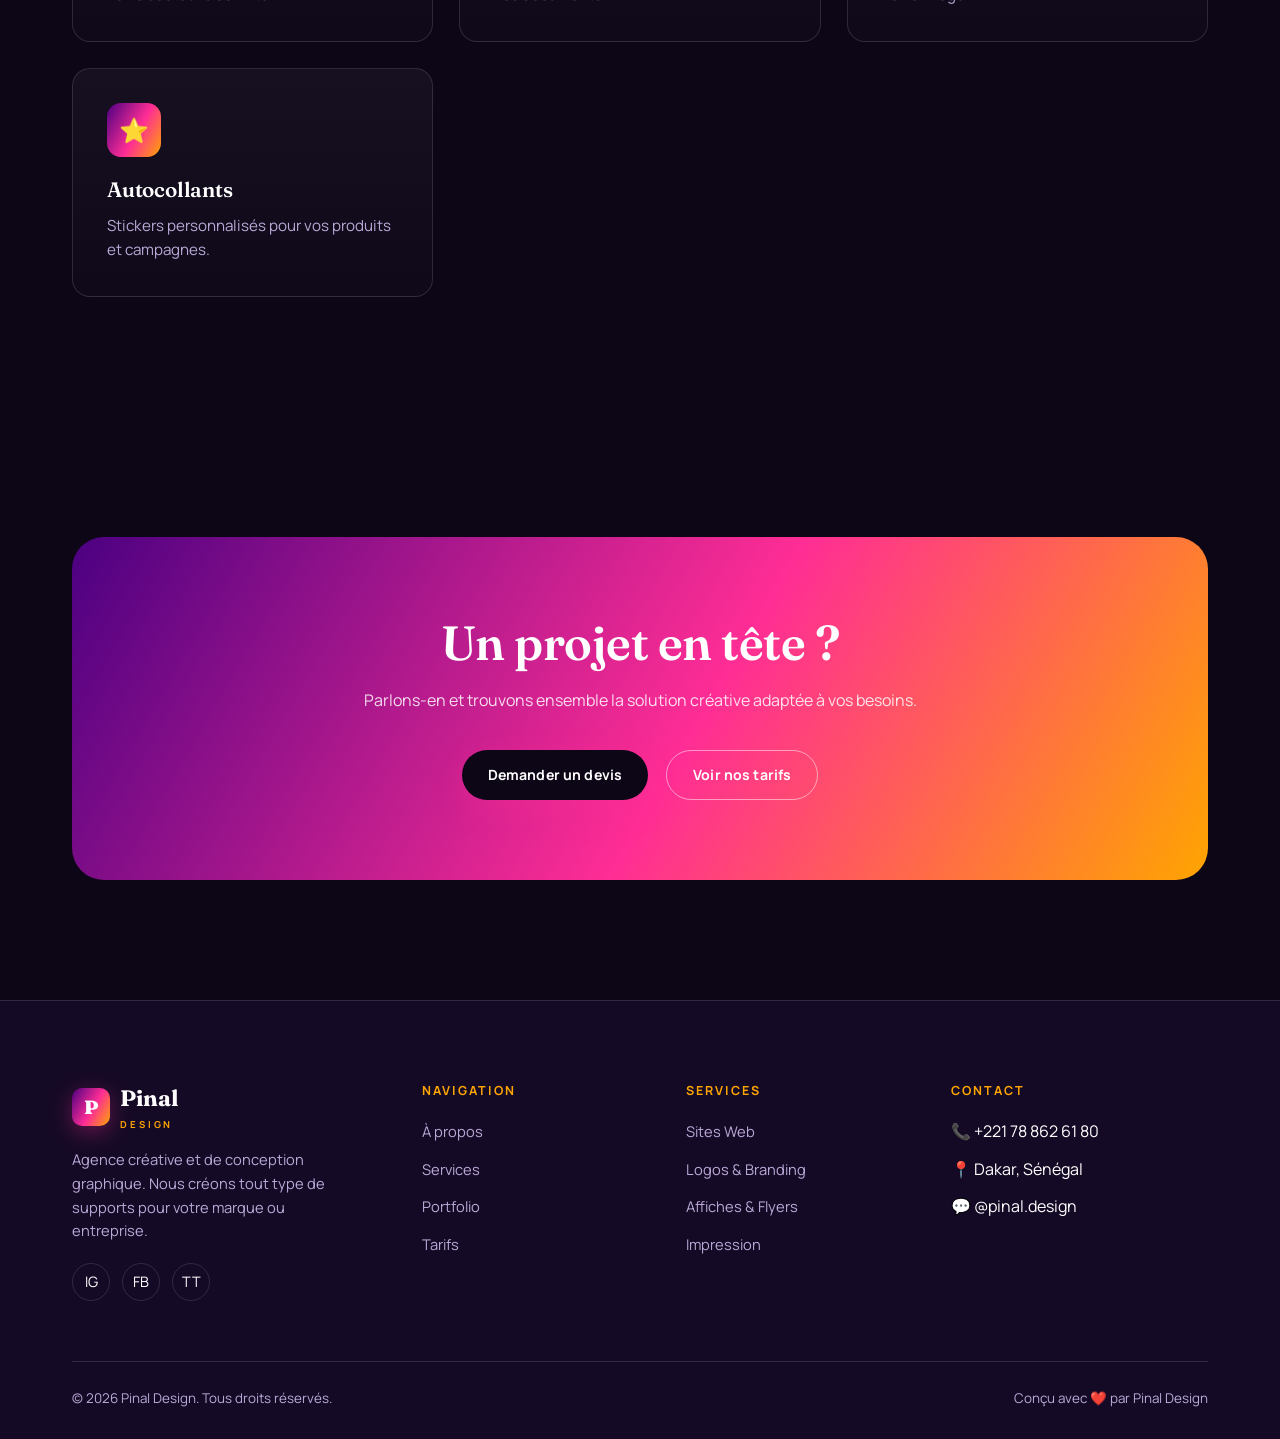
<file: services.html>
<!DOCTYPE html>
<html lang="fr">
<head>
<meta charset="UTF-8">
<meta name="viewport" content="width=device-width, initial-scale=1.0">
<title>Services — Pinal Design</title>
<meta name="description" content="Développement web, design graphique, branding et impression : découvrez tous les services de Pinal Design.">
<link rel="stylesheet" href="styles.css">
</head>
<body>

<header class="navbar">
  <div class="container nav-inner">
    <a href="index.html" class="brand"><span class="mark">P</span><span>Pinal<span class="sub">DESIGN</span></span></a>
    <nav class="nav-links">
      <a href="index.html">Accueil</a>
      <a href="about.html">À propos</a>
      <a href="services.html" class="active">Services</a>
      <a href="portfolio.html">Portfolio</a>
      <a href="pricing.html">Tarifs</a>
      <a href="blog.html">Blog</a>
      <a href="contact.html">Contact</a>
    </nav>
    <div class="nav-cta">
      <a href="contact.html" class="btn btn-outline">Demander un devis</a>
      <a href="https://wa.me/221788626180" class="btn btn-primary">WhatsApp</a>
    </div>
    <button class="nav-toggle" aria-label="Menu"><span></span><span></span><span></span></button>
  </div>
</header>

<div class="mobile-menu">
  <button class="close-btn">✕</button>
  <a href="index.html">Accueil</a>
  <a href="about.html">À propos</a>
  <a href="services.html">Services</a>
  <a href="portfolio.html">Portfolio</a>
  <a href="pricing.html">Tarifs</a>
  <a href="blog.html">Blog</a>
  <a href="contact.html">Contact</a>
</div>

<section class="page-header">
  <div class="blob" style="width:480px;height:480px;background:var(--pink);top:-160px;left:-160px;opacity:0.4;"></div>
  <div class="container">
    <div class="breadcrumb reveal in">Accueil <span>/</span> Services</div>
    <h1 class="reveal in">Des solutions créatives <span style="background:var(--grad-main);-webkit-background-clip:text;background-clip:text;color:transparent;">complètes</span></h1>
    <p class="lead reveal in" style="margin-top:14px;">Du concept à la réalisation, nous couvrons tous les besoins créatifs de votre entreprise.</p>
  </div>
</section>

<!-- Développement Web -->
<section style="padding-top:0;">
  <div class="container">
    <div class="section-head reveal">
      <div class="eyebrow">01 · Développement Web</div>
      <h2>Des sites web qui convertissent</h2>
      <p>Des plateformes rapides, modernes et optimisées pour le référencement.</p>
    </div>
    <div class="services-grid">
      <div class="card reveal"><div class="card-icon">🖥️</div><h3>Site vitrine</h3><p>Une présence en ligne professionnelle pour présenter votre activité et convaincre vos visiteurs.</p></div>
      <div class="card reveal"><div class="card-icon">🏢</div><h3>Site d'entreprise</h3><p>Des plateformes plus complètes intégrant catalogues, espaces clients et fonctionnalités avancées.</p></div>
      <div class="card reveal"><div class="card-icon">♻️</div><h3>Refonte de site</h3><p>Modernisez un site existant : design, performance et expérience utilisateur repensés.</p></div>
    </div>
  </div>
</section>

<!-- Design Graphique -->
<section>
  <div class="container">
    <div class="section-head reveal">
      <div class="eyebrow">02 · Design Graphique</div>
      <h2>Des visuels qui marquent les esprits</h2>
      <p>Une identité forte commence par un design soigné et cohérent.</p>
    </div>
    <div class="services-grid">
      <div class="card reveal"><div class="card-icon">🪄</div><h3>Logos</h3><p>Une signature visuelle unique, pensée pour refléter l'essence de votre marque.</p></div>
      <div class="card reveal"><div class="card-icon">📣</div><h3>Affiches</h3><p>Des affiches percutantes pour vos campagnes et événements.</p></div>
      <div class="card reveal"><div class="card-icon">📰</div><h3>Flyers</h3><p>Des supports imprimés efficaces pour communiquer vos offres et promotions.</p></div>
      <div class="card reveal"><div class="card-icon">💳</div><h3>Cartes de visite</h3><p>Une première impression professionnelle et mémorable.</p></div>
    </div>
  </div>
</section>

<!-- Branding -->
<section>
  <div class="container">
    <div class="section-head reveal">
      <div class="eyebrow">03 · Branding</div>
      <h2>Une identité de marque cohérente</h2>
      <p>Bien plus qu'un logo : une véritable stratégie visuelle.</p>
    </div>
    <div class="services-grid" style="grid-template-columns:1fr 1fr;">
      <div class="card reveal"><div class="card-icon">✨</div><h3>Identité visuelle</h3><p>Définition complète de votre univers de marque : couleurs, typographies, ton et style graphique.</p></div>
      <div class="card reveal"><div class="card-icon">📘</div><h3>Charte graphique</h3><p>Un guide complet pour assurer la cohérence de votre image sur tous vos supports.</p></div>
    </div>
  </div>
</section>

<!-- Impression -->
<section>
  <div class="container">
    <div class="section-head reveal">
      <div class="eyebrow">04 · Impression</div>
      <h2>Des supports physiques au service de votre activité</h2>
    </div>
    <div class="services-grid">
      <div class="card reveal"><div class="card-icon">🏷️</div><h3>Étiquettes</h3><p>Habillage produit professionnel, adapté à votre secteur d'activité.</p></div>
      <div class="card reveal"><div class="card-icon">🔖</div><h3>Cachets</h3><p>Cachets personnalisés pour officialiser vos documents.</p></div>
      <div class="card reveal"><div class="card-icon">🧾</div><h3>Factures</h3><p>Modèles de factures professionnels à votre image.</p></div>
      <div class="card reveal"><div class="card-icon">⭐</div><h3>Autocollants</h3><p>Stickers personnalisés pour vos produits et campagnes.</p></div>
    </div>
  </div>
</section>

<section>
  <div class="container">
    <div class="cta-band reveal">
      <h2>Un projet en tête ?</h2>
      <p>Parlons-en et trouvons ensemble la solution créative adaptée à vos besoins.</p>
      <div class="hero-actions" style="justify-content:center;">
        <a href="contact.html" class="btn btn-primary">Demander un devis</a>
        <a href="pricing.html" class="btn btn-outline">Voir nos tarifs</a>
      </div>
    </div>
  </div>
</section>

<footer>
  <div class="container">
    <div class="footer-grid">
      <div>
        <a href="index.html" class="brand"><span class="mark">P</span><span>Pinal<span class="sub">DESIGN</span></span></a>
        <p>Agence créative et de conception graphique. Nous créons tout type de supports pour votre marque ou entreprise.</p>
        <div class="social-row"><a href="#">IG</a><a href="#">FB</a><a href="#">TT</a></div>
      </div>
      <div><h5>Navigation</h5><ul><li><a href="about.html">À propos</a></li><li><a href="services.html">Services</a></li><li><a href="portfolio.html">Portfolio</a></li><li><a href="pricing.html">Tarifs</a></li></ul></div>
      <div><h5>Services</h5><ul><li><a href="services.html">Sites Web</a></li><li><a href="services.html">Logos & Branding</a></li><li><a href="services.html">Affiches & Flyers</a></li><li><a href="services.html">Impression</a></li></ul></div>
      <div><h5>Contact</h5><ul><li>📞 +221 78 862 61 80</li><li>📍 Dakar, Sénégal</li><li>💬 @pinal.design</li></ul></div>
    </div>
    <div class="footer-bottom">
      <span>© 2026 Pinal Design. Tous droits réservés.</span>
      <span>Conçu avec ❤️ par Pinal Design</span>
    </div>
  </div>
</footer>

<a href="https://wa.me/221788626180" class="wa-float" aria-label="WhatsApp">💬</a>
<script src="script.js"></script>
</body>
</html>
</file>
<file: styles.css>
/* ============================================
   PINAL DESIGN — Shared Stylesheet
   Maximalist creative-agency, dark luxury theme
   ============================================ */

@import url('https://fonts.googleapis.com/css2?family=Fraunces:ital,opsz,wght@0,9..144,300;0,9..144,500;0,9..144,600;0,9..144,700;0,9..144,900;1,9..144,500&family=Manrope:wght@400;500;600;700;800&display=swap');

:root{
  --violet: #4B0082;
  --violet-deep: #2c0050;
  --violet-bright: #7c1fd1;
  --pink: #FF2D95;
  --orange: #FFA500;
  --white: #FFFFFF;
  --ink: #0c0617;
  --ink-soft: #150a26;
  --paper: #f8f3ee;
  --muted: #b9a9d6;
  --line: rgba(255,255,255,0.12);

  --grad-main: linear-gradient(120deg, var(--violet) 0%, var(--pink) 55%, var(--orange) 100%);
  --grad-soft: linear-gradient(135deg, rgba(75,0,130,0.5), rgba(255,45,149,0.35));

  --font-display: 'Fraunces', serif;
  --font-body: 'Manrope', sans-serif;

  --container: 1200px;
  --radius: 18px;
}

*,*::before,*::after{ box-sizing:border-box; margin:0; padding:0; }

html{ scroll-behavior:smooth; }

body{
  background: var(--ink);
  color: var(--white);
  font-family: var(--font-body);
  font-weight:400;
  line-height:1.6;
  overflow-x:hidden;
  position:relative;
}

/* grain texture overlay */
body::before{
  content:"";
  position:fixed;
  inset:0;
  pointer-events:none;
  z-index:2;
  opacity:0.045;
  background-image:url("data:image/svg+xml,%3Csvg xmlns='http://www.w3.org/2000/svg' width='160' height='160'%3E%3Cfilter id='n'%3E%3CfeTurbulence type='fractalNoise' baseFrequency='0.9' numOctaves='2' stitchTiles='stitch'/%3E%3C/filter%3E%3Crect width='100%25' height='100%25' filter='url(%23n)'/%3E%3C/svg%3E");
  mix-blend-mode:overlay;
}

img{ max-width:100%; display:block; }
a{ color:inherit; text-decoration:none; }
ul{ list-style:none; }
button{ font-family:inherit; cursor:pointer; border:none; background:none; color:inherit; }

.container{
  max-width: var(--container);
  margin:0 auto;
  padding: 0 32px;
}

h1,h2,h3,h4{
  font-family: var(--font-display);
  font-weight:600;
  letter-spacing:-0.01em;
  line-height:1.1;
}

.eyebrow{
  display:inline-flex;
  align-items:center;
  gap:10px;
  font-size:0.78rem;
  letter-spacing:0.22em;
  text-transform:uppercase;
  color: var(--orange);
  font-weight:700;
  margin-bottom:18px;
}
.eyebrow::before{
  content:"";
  width:28px; height:1.5px;
  background: var(--orange);
}

/* ============ BACKDROP BLOBS ============ */
.blob{
  position:absolute;
  border-radius:50%;
  filter: blur(90px);
  opacity:0.55;
  pointer-events:none;
  z-index:0;
}

/* ============ NAVBAR ============ */
.navbar{
  position:fixed;
  top:0; left:0; right:0;
  z-index:100;
  padding:18px 0;
  transition: all .35s ease;
  background: rgba(12,6,23,0.0);
  border-bottom: 1px solid transparent;
}
.navbar.scrolled{
  background: rgba(12,6,23,0.82);
  backdrop-filter: blur(16px) saturate(140%);
  border-bottom: 1px solid var(--line);
  padding:12px 0;
}
.nav-inner{
  display:flex;
  align-items:center;
  justify-content:space-between;
  gap:24px;
}
.brand{
  display:flex;
  align-items:center;
  gap:10px;
  font-family: var(--font-display);
  font-weight:700;
  font-size:1.4rem;
}
.brand .mark{
  width:38px; height:38px;
  border-radius:10px;
  background: var(--grad-main);
  display:flex; align-items:center; justify-content:center;
  font-family: var(--font-display);
  font-weight:900;
  font-size:1.2rem;
  box-shadow: 0 6px 22px rgba(255,45,149,0.35);
}
.brand .sub{
  font-family: var(--font-body);
  font-size:0.6rem;
  letter-spacing:0.3em;
  color: var(--orange);
  display:block;
  font-weight:700;
}

.nav-links{
  display:flex;
  align-items:center;
  gap:34px;
  font-size:0.92rem;
  font-weight:600;
}
.nav-links a{
  position:relative;
  padding:6px 0;
  color: var(--muted);
  transition: color .25s ease;
}
.nav-links a:hover, .nav-links a.active{ color: var(--white); }
.nav-links a::after{
  content:"";
  position:absolute; left:0; bottom:0;
  width:0; height:2px;
  background: var(--grad-main);
  transition: width .3s ease;
}
.nav-links a:hover::after, .nav-links a.active::after{ width:100%; }

.nav-cta{
  display:flex; align-items:center; gap:16px;
}
.btn{
  display:inline-flex;
  align-items:center;
  justify-content:center;
  gap:8px;
  padding:13px 26px;
  border-radius:50px;
  font-weight:700;
  font-size:0.88rem;
  letter-spacing:0.01em;
  transition: transform .25s ease, box-shadow .25s ease, background .25s ease;
  white-space:nowrap;
}
.btn-primary{
  background: var(--grad-main);
  color: var(--white);
  box-shadow: 0 10px 30px rgba(255,45,149,0.28);
}
.btn-primary:hover{ transform: translateY(-3px); box-shadow: 0 16px 36px rgba(255,45,149,0.42); }
.btn-outline{
  border:1.5px solid var(--line);
  color: var(--white);
}
.btn-outline:hover{ border-color: var(--orange); background: rgba(255,165,0,0.08); }
.btn-block{ width:100%; }

.nav-toggle{
  display:none;
  flex-direction:column;
  gap:5px;
  width:30px;
}
.nav-toggle span{
  height:2px; width:100%;
  background: var(--white);
  border-radius:2px;
  transition: all .3s ease;
}

/* ============ MOBILE NAV ============ */
.mobile-menu{
  position:fixed;
  inset:0;
  background: var(--ink-soft);
  z-index:99;
  display:flex;
  flex-direction:column;
  align-items:center;
  justify-content:center;
  gap:30px;
  transform: translateY(-100%);
  transition: transform .4s cubic-bezier(.7,0,.3,1);
}
.mobile-menu.open{ transform: translateY(0); }
.mobile-menu a{
  font-family: var(--font-display);
  font-size:2rem;
  font-weight:600;
}
.mobile-menu .close-btn{
  position:absolute; top:24px; right:32px;
  font-size:2rem;
}

/* ============ HERO ============ */
.hero{
  position:relative;
  min-height:100vh;
  display:flex;
  align-items:center;
  padding: 160px 0 100px;
  overflow:hidden;
}
.hero-grid{
  display:grid;
  grid-template-columns: 1.1fr 0.9fr;
  gap:60px;
  align-items:center;
  position:relative;
  z-index:1;
}
.hero h1{
  font-size: clamp(2.8rem, 5.4vw, 5rem);
  margin-bottom:26px;
}
.hero h1 .grad-text{
  background: var(--grad-main);
  -webkit-background-clip:text;
  background-clip:text;
  color:transparent;
}
.hero p.lead{
  font-size:1.18rem;
  color: var(--muted);
  max-width:520px;
  margin-bottom:38px;
}
.hero-actions{ display:flex; gap:18px; flex-wrap:wrap; }

.hero-visual{
  position:relative;
  display:flex;
  align-items:center;
  justify-content:center;
}
.hero-card{
  position:relative;
  width:100%;
  aspect-ratio: 4/5;
  border-radius:28px;
  background: var(--grad-soft);
  border:1px solid var(--line);
  overflow:hidden;
  box-shadow: 0 40px 90px rgba(0,0,0,0.5);
}
.hero-card .shape{
  position:absolute;
  border-radius:50%;
}
.float-chip{
  position:absolute;
  background: rgba(12,6,23,0.75);
  backdrop-filter: blur(10px);
  border:1px solid var(--line);
  border-radius:14px;
  padding:14px 18px;
  font-size:0.85rem;
  font-weight:700;
  display:flex;
  align-items:center;
  gap:10px;
  animation: floaty 5s ease-in-out infinite;
}
@keyframes floaty{
  0%,100%{ transform:translateY(0); }
  50%{ transform:translateY(-14px); }
}

.stats-bar{
  display:grid;
  grid-template-columns:repeat(4,1fr);
  gap:24px;
  margin-top:80px;
  padding-top:50px;
  border-top:1px solid var(--line);
  position:relative; z-index:1;
}
.stat h3{
  font-size:2.6rem;
  background: var(--grad-main);
  -webkit-background-clip:text; background-clip:text; color:transparent;
  margin-bottom:6px;
}
.stat p{ color:var(--muted); font-size:0.88rem; font-weight:600; }

/* ============ SECTION GENERIC ============ */
section{ position:relative; padding:120px 0; }
.section-head{
  max-width:680px;
  margin-bottom:64px;
}
.section-head.center{ margin-left:auto; margin-right:auto; text-align:center; }
.section-head h2{ font-size: clamp(2rem,3.6vw,3rem); margin-bottom:18px; }
.section-head p{ color:var(--muted); font-size:1.06rem; }

/* ============ CARDS ============ */
.card{
  background: linear-gradient(180deg, rgba(255,255,255,0.045), rgba(255,255,255,0.015));
  border:1px solid var(--line);
  border-radius: var(--radius);
  padding:34px;
  transition: transform .35s ease, border-color .35s ease, background .35s ease;
  position:relative;
  overflow:hidden;
}
.card:hover{
  transform: translateY(-8px);
  border-color: rgba(255,165,0,0.4);
}
.card-icon{
  width:54px; height:54px;
  border-radius:14px;
  display:flex; align-items:center; justify-content:center;
  font-size:1.5rem;
  margin-bottom:22px;
  background: var(--grad-main);
}
.card h3{ font-size:1.3rem; margin-bottom:12px; }
.card p{ color:var(--muted); font-size:0.95rem; }

.services-grid{
  display:grid;
  grid-template-columns:repeat(3,1fr);
  gap:26px;
}

/* ============ PORTFOLIO PREVIEW ============ */
.work-grid{
  display:grid;
  grid-template-columns:repeat(3,1fr);
  gap:24px;
}
.work-item{
  position:relative;
  border-radius:var(--radius);
  overflow:hidden;
  aspect-ratio:4/5;
  border:1px solid var(--line);
}
.work-item .ph{
  position:absolute; inset:0;
  display:flex; align-items:center; justify-content:center;
  font-family:var(--font-display);
  font-size:3rem; font-weight:700;
  color:rgba(255,255,255,0.18);
}
.work-overlay{
  position:absolute; inset:0;
  background: linear-gradient(0deg, rgba(12,6,23,0.94) 0%, rgba(12,6,23,0.1) 60%);
  display:flex; flex-direction:column; justify-content:flex-end;
  padding:26px;
  opacity:1;
  transform:translateY(0);
  transition: transform .4s ease;
}
.work-item:hover .work-overlay{ transform:translateY(0); }
.work-overlay span{
  font-size:0.72rem; letter-spacing:0.18em; text-transform:uppercase;
  color: var(--orange); font-weight:700; margin-bottom:8px;
}
.work-overlay h4{ font-family:var(--font-display); font-size:1.25rem; }

/* ============ TESTIMONIALS ============ */
.testi-grid{
  display:grid;
  grid-template-columns:repeat(3,1fr);
  gap:26px;
}
.testi-card{
  background: rgba(255,255,255,0.04);
  border:1px solid var(--line);
  border-radius:var(--radius);
  padding:32px;
}
.testi-stars{ color:var(--orange); margin-bottom:16px; letter-spacing:3px; }
.testi-card p{ color:var(--muted); font-style:italic; margin-bottom:22px; font-family:var(--font-display); font-size:1.05rem; line-height:1.55;}
.testi-person{ display:flex; align-items:center; gap:12px; }
.testi-avatar{
  width:44px; height:44px; border-radius:50%;
  background: var(--grad-main);
  display:flex; align-items:center; justify-content:center;
  font-weight:700;
}
.testi-person h5{ font-size:0.92rem; }
.testi-person span{ font-size:0.78rem; color:var(--muted); }

/* ============ CTA BAND ============ */
.cta-band{
  border-radius:32px;
  background: var(--grad-main);
  padding:80px 60px;
  text-align:center;
  position:relative;
  overflow:hidden;
}
.cta-band h2{ font-size:clamp(2rem,4vw,3rem); margin-bottom:18px; color:var(--white); }
.cta-band p{ color:rgba(255,255,255,0.85); margin-bottom:36px; max-width:560px; margin-inline:auto; }
.cta-band .btn-primary{ background: var(--ink); }
.cta-band .btn-outline{ border-color: rgba(255,255,255,0.5); }

/* ============ FOOTER ============ */
footer{
  background: var(--ink-soft);
  border-top:1px solid var(--line);
  padding:80px 0 30px;
  position:relative;
  z-index:1;
}
.footer-grid{
  display:grid;
  grid-template-columns: 1.4fr 1fr 1fr 1.2fr;
  gap:50px;
  margin-bottom:60px;
}
.footer-grid p{ color:var(--muted); font-size:0.92rem; margin-top:16px; max-width:280px; }
.footer-grid h5{
  font-size:0.78rem; letter-spacing:0.16em; text-transform:uppercase;
  color: var(--orange); margin-bottom:18px; font-weight:700;
}
.footer-grid ul li{ margin-bottom:12px; }
.footer-grid ul a{ color:var(--muted); font-size:0.92rem; transition:color .2s; }
.footer-grid ul a:hover{ color:var(--white); }
.social-row{ display:flex; gap:12px; margin-top:20px; }
.social-row a{
  width:38px; height:38px; border-radius:50%;
  border:1px solid var(--line);
  display:flex; align-items:center; justify-content:center;
  font-size:0.9rem;
  transition: all .25s;
}
.social-row a:hover{ background: var(--grad-main); border-color:transparent; }
.footer-bottom{
  border-top:1px solid var(--line);
  padding-top:26px;
  display:flex;
  justify-content:space-between;
  align-items:center;
  font-size:0.84rem;
  color:var(--muted);
  flex-wrap:wrap;
  gap:12px;
}

/* ============ WHATSAPP FLOAT ============ */
.wa-float{
  position:fixed;
  bottom:28px; right:28px;
  z-index:200;
  width:62px; height:62px;
  border-radius:50%;
  background:#25D366;
  display:flex; align-items:center; justify-content:center;
  font-size:1.7rem;
  box-shadow:0 10px 30px rgba(37,211,102,0.5);
  animation: pulse-wa 2.4s ease-in-out infinite;
}
@keyframes pulse-wa{
  0%,100%{ box-shadow:0 10px 30px rgba(37,211,102,0.5); }
  50%{ box-shadow:0 10px 30px rgba(37,211,102,0.85), 0 0 0 10px rgba(37,211,102,0.08); }
}

/* ============ PAGE HEADER (inner pages) ============ */
.page-header{
  position:relative;
  padding:170px 0 90px;
  overflow:hidden;
}
.page-header h1{ font-size:clamp(2.4rem,5vw,4rem); margin-bottom:18px; }
.breadcrumb{ color:var(--muted); font-size:0.9rem; font-weight:600; }
.breadcrumb span{ color:var(--orange); }

/* ============ REVEAL ANIM ============ */
.reveal{ opacity:0; transform: translateY(34px); transition: opacity .8s ease, transform .8s ease; }
.reveal.in{ opacity:1; transform:translateY(0); }

/* ============ FORM ============ */
.form-grid{
  display:grid;
  grid-template-columns:1fr 1fr;
  gap:20px;
}
.field{ display:flex; flex-direction:column; gap:8px; }
.field.full{ grid-column: 1/-1; }
.field label{ font-size:0.84rem; font-weight:700; color:var(--muted); }
.field input, .field select, .field textarea{
  background: rgba(255,255,255,0.04);
  border:1px solid var(--line);
  border-radius:12px;
  padding:14px 16px;
  color:var(--white);
  font-family:inherit;
  font-size:0.95rem;
  transition: border-color .25s;
}
.field input:focus, .field select:focus, .field textarea:focus{
  outline:none; border-color: var(--orange);
}
.field textarea{ resize:vertical; min-height:120px; }

/* ============ MISC UTILS ============ */
.grad-divider{ height:2px; background:var(--grad-main); border:none; border-radius:2px; }
.tag-pill{
  display:inline-block;
  padding:8px 18px;
  border-radius:50px;
  font-size:0.78rem;
  font-weight:700;
  border:1px solid var(--line);
  background: rgba(255,255,255,0.04);
  transition: all .25s;
}
.tag-pill.active, .tag-pill:hover{
  background: var(--grad-main);
  border-color:transparent;
}

/* ============ RESPONSIVE ============ */
@media (max-width: 980px){
  .nav-links, .nav-cta .btn-outline{ display:none; }
  .nav-toggle{ display:flex; }
  .hero-grid{ grid-template-columns:1fr; }
  .hero-visual{ order:-1; max-width:340px; margin:0 auto; }
  .stats-bar{ grid-template-columns:repeat(2,1fr); }
  .services-grid, .work-grid, .testi-grid{ grid-template-columns:repeat(2,1fr); }
  .footer-grid{ grid-template-columns:1fr 1fr; }
  .form-grid{ grid-template-columns:1fr; }
}
@media (max-width: 620px){
  .container{ padding:0 20px; }
  .services-grid, .work-grid, .testi-grid{ grid-template-columns:1fr; }
  .footer-grid{ grid-template-columns:1fr; }
  .stats-bar{ grid-template-columns:repeat(2,1fr); gap:30px 16px; }
  .cta-band{ padding:50px 26px; }
}
</file>
